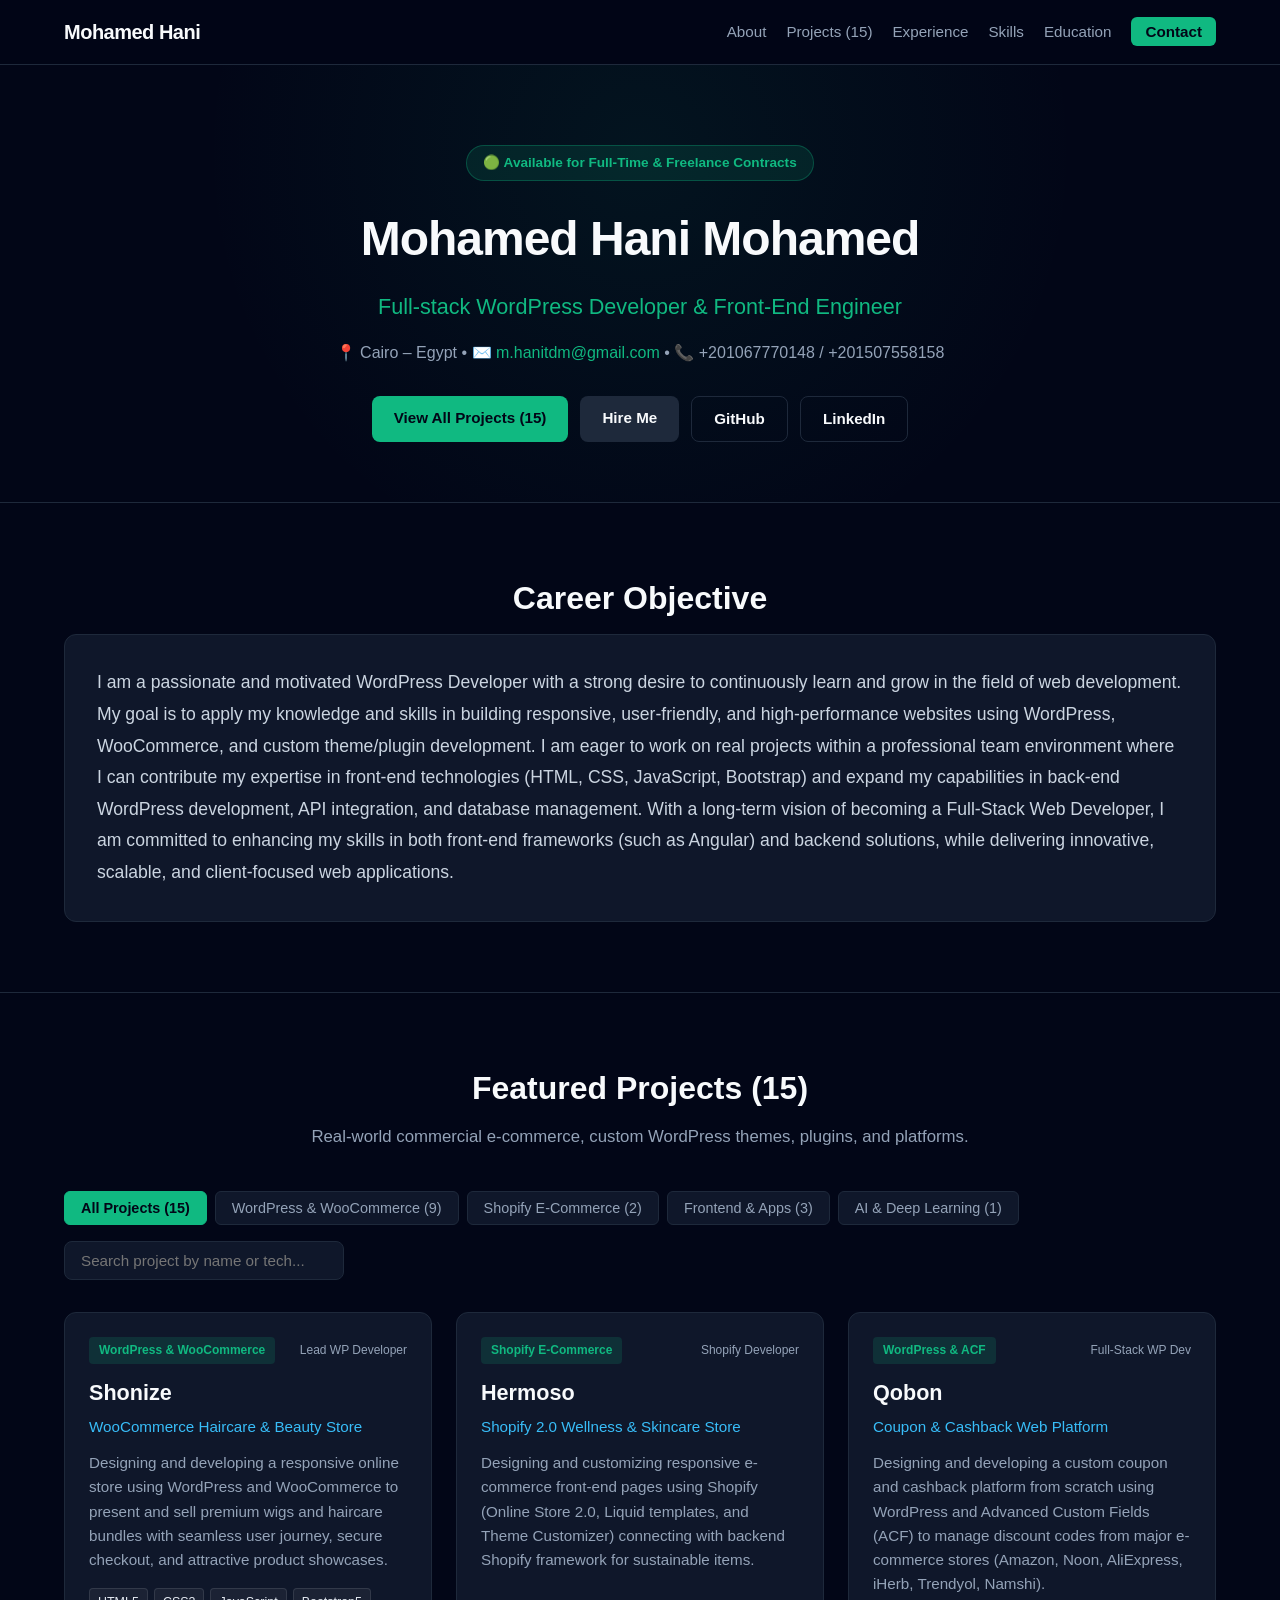
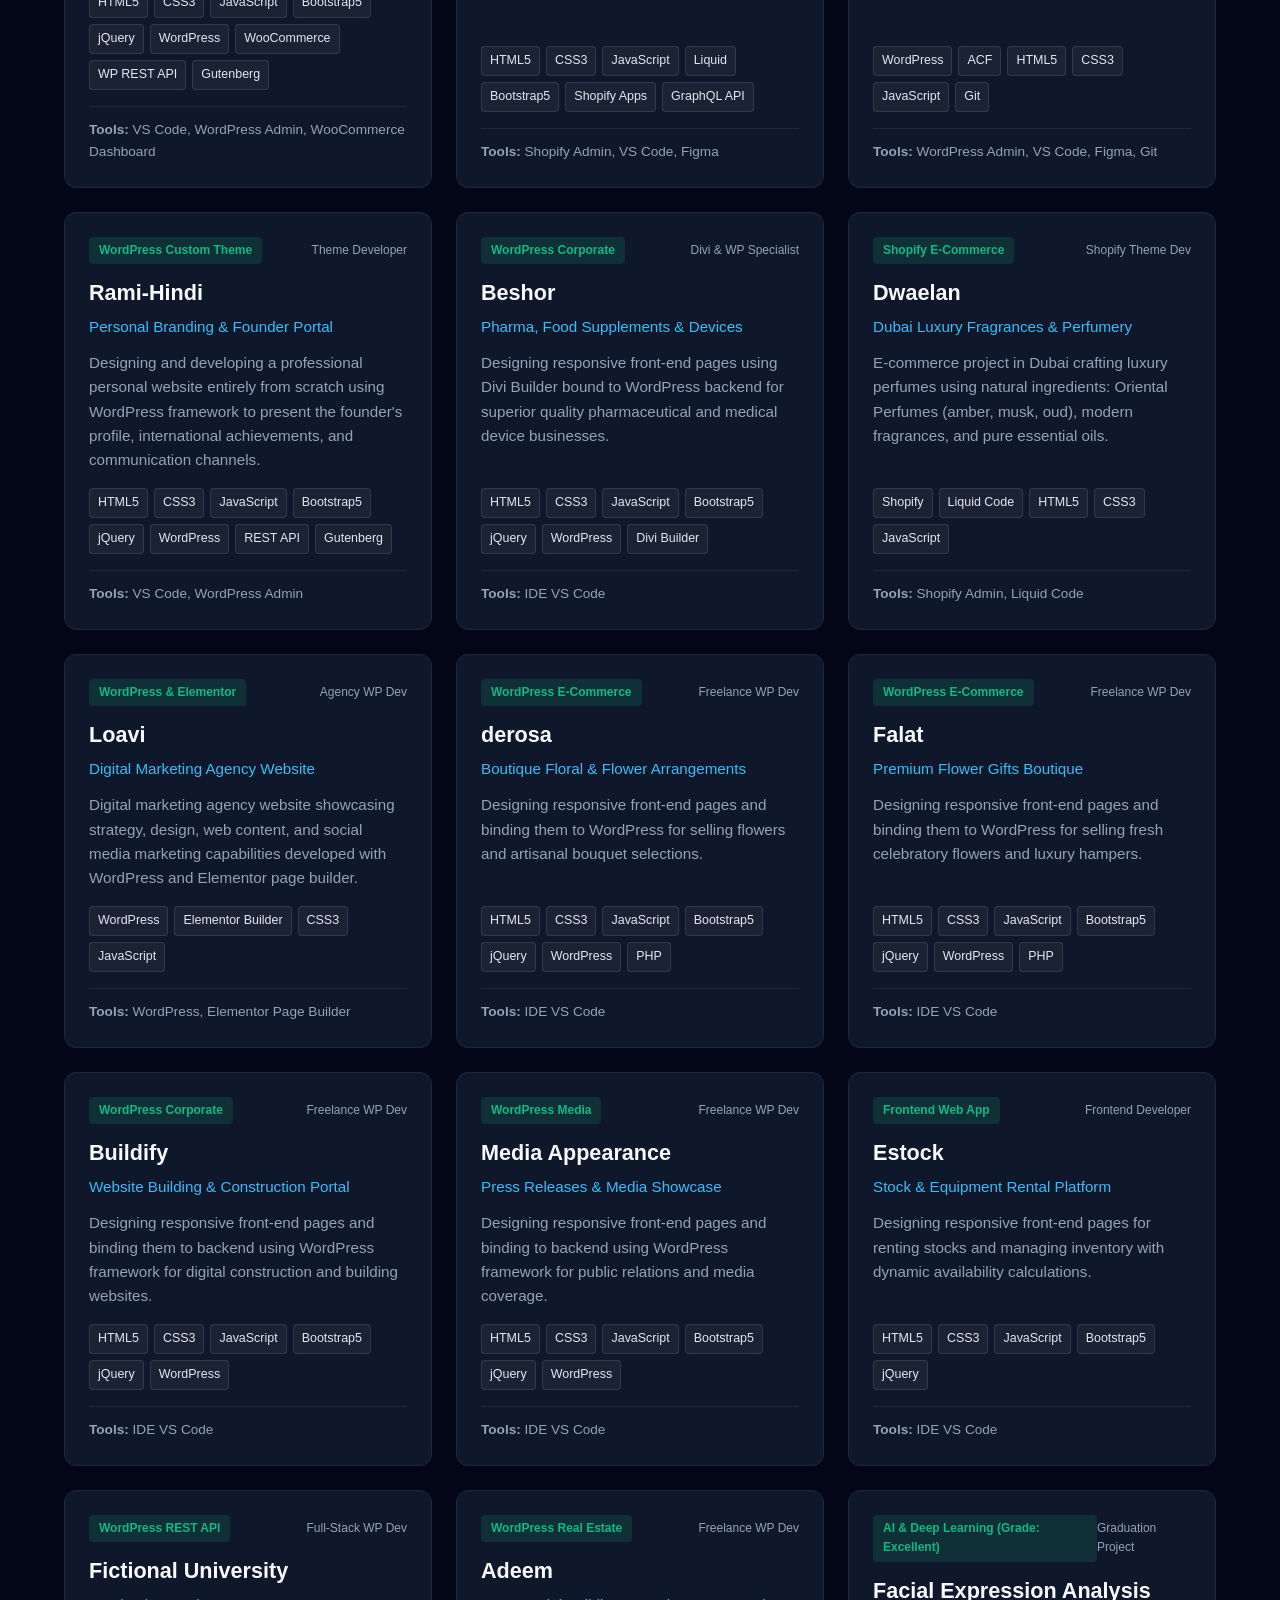
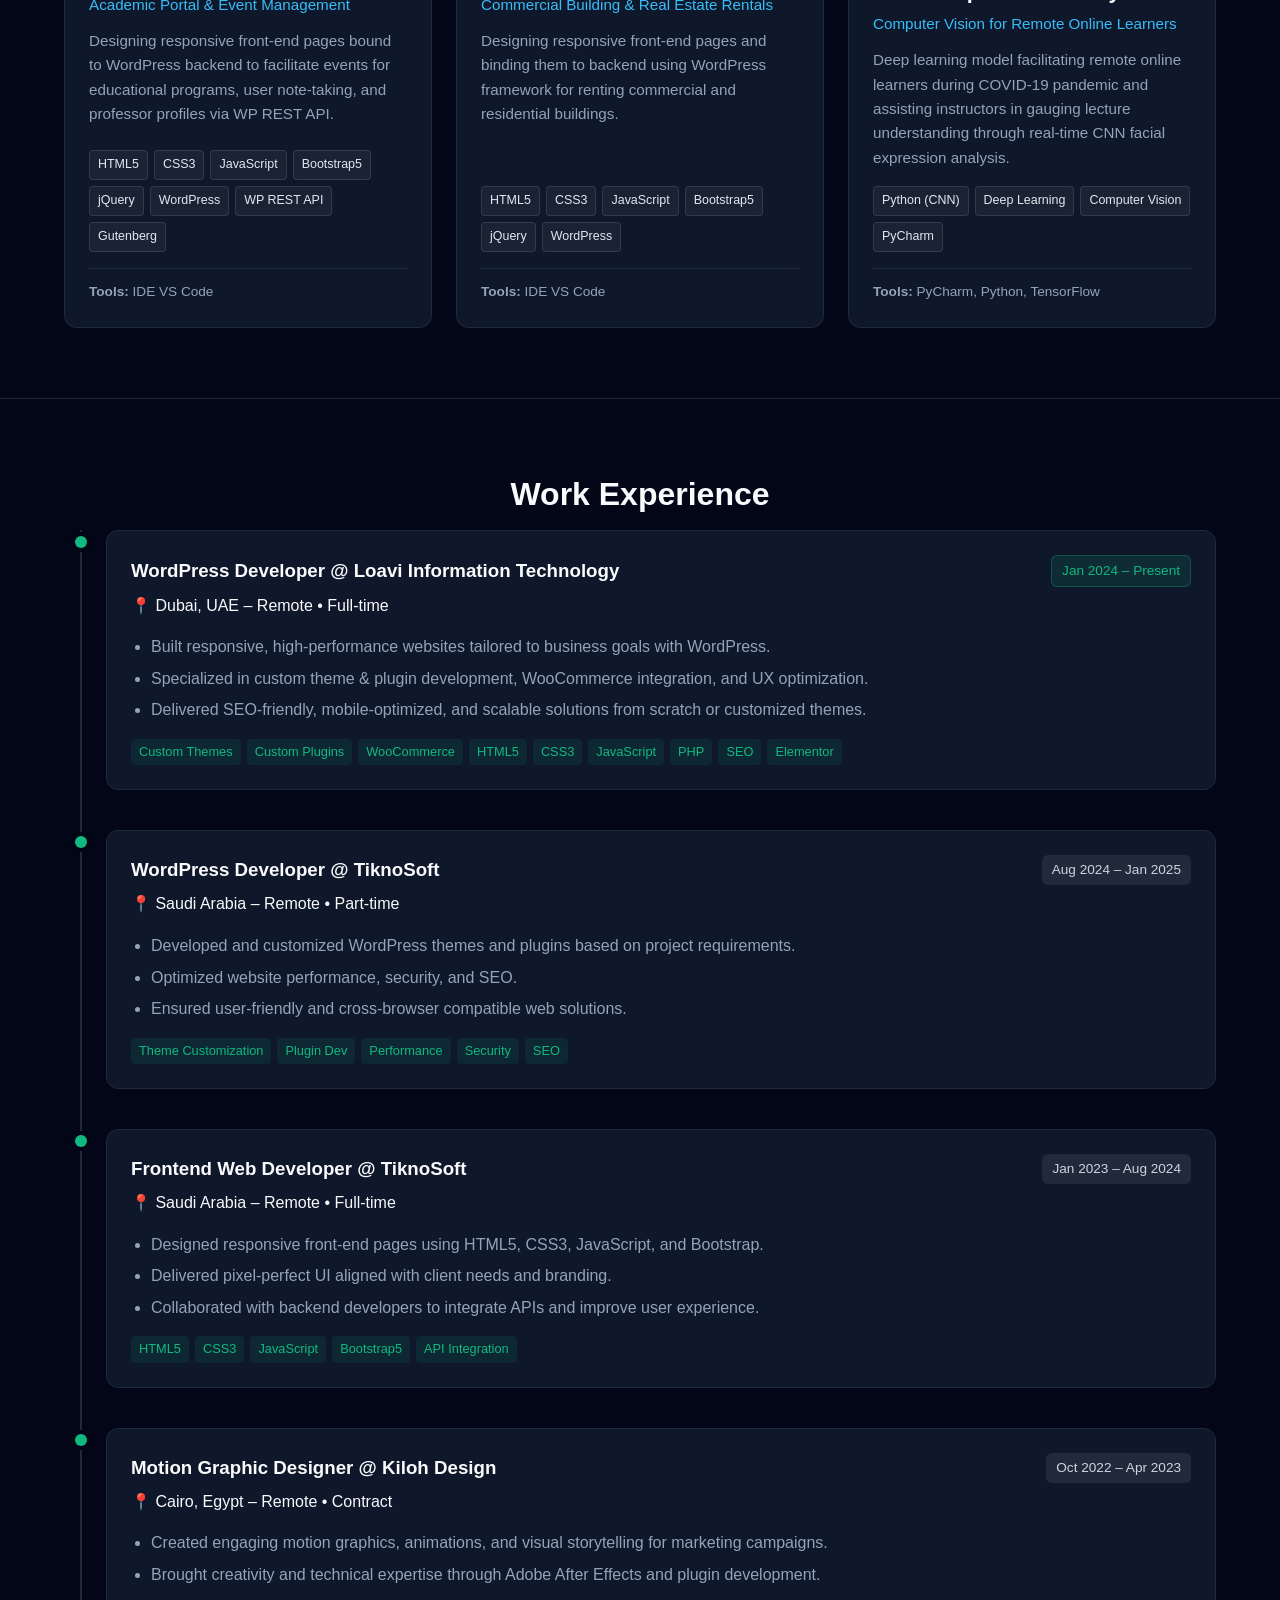
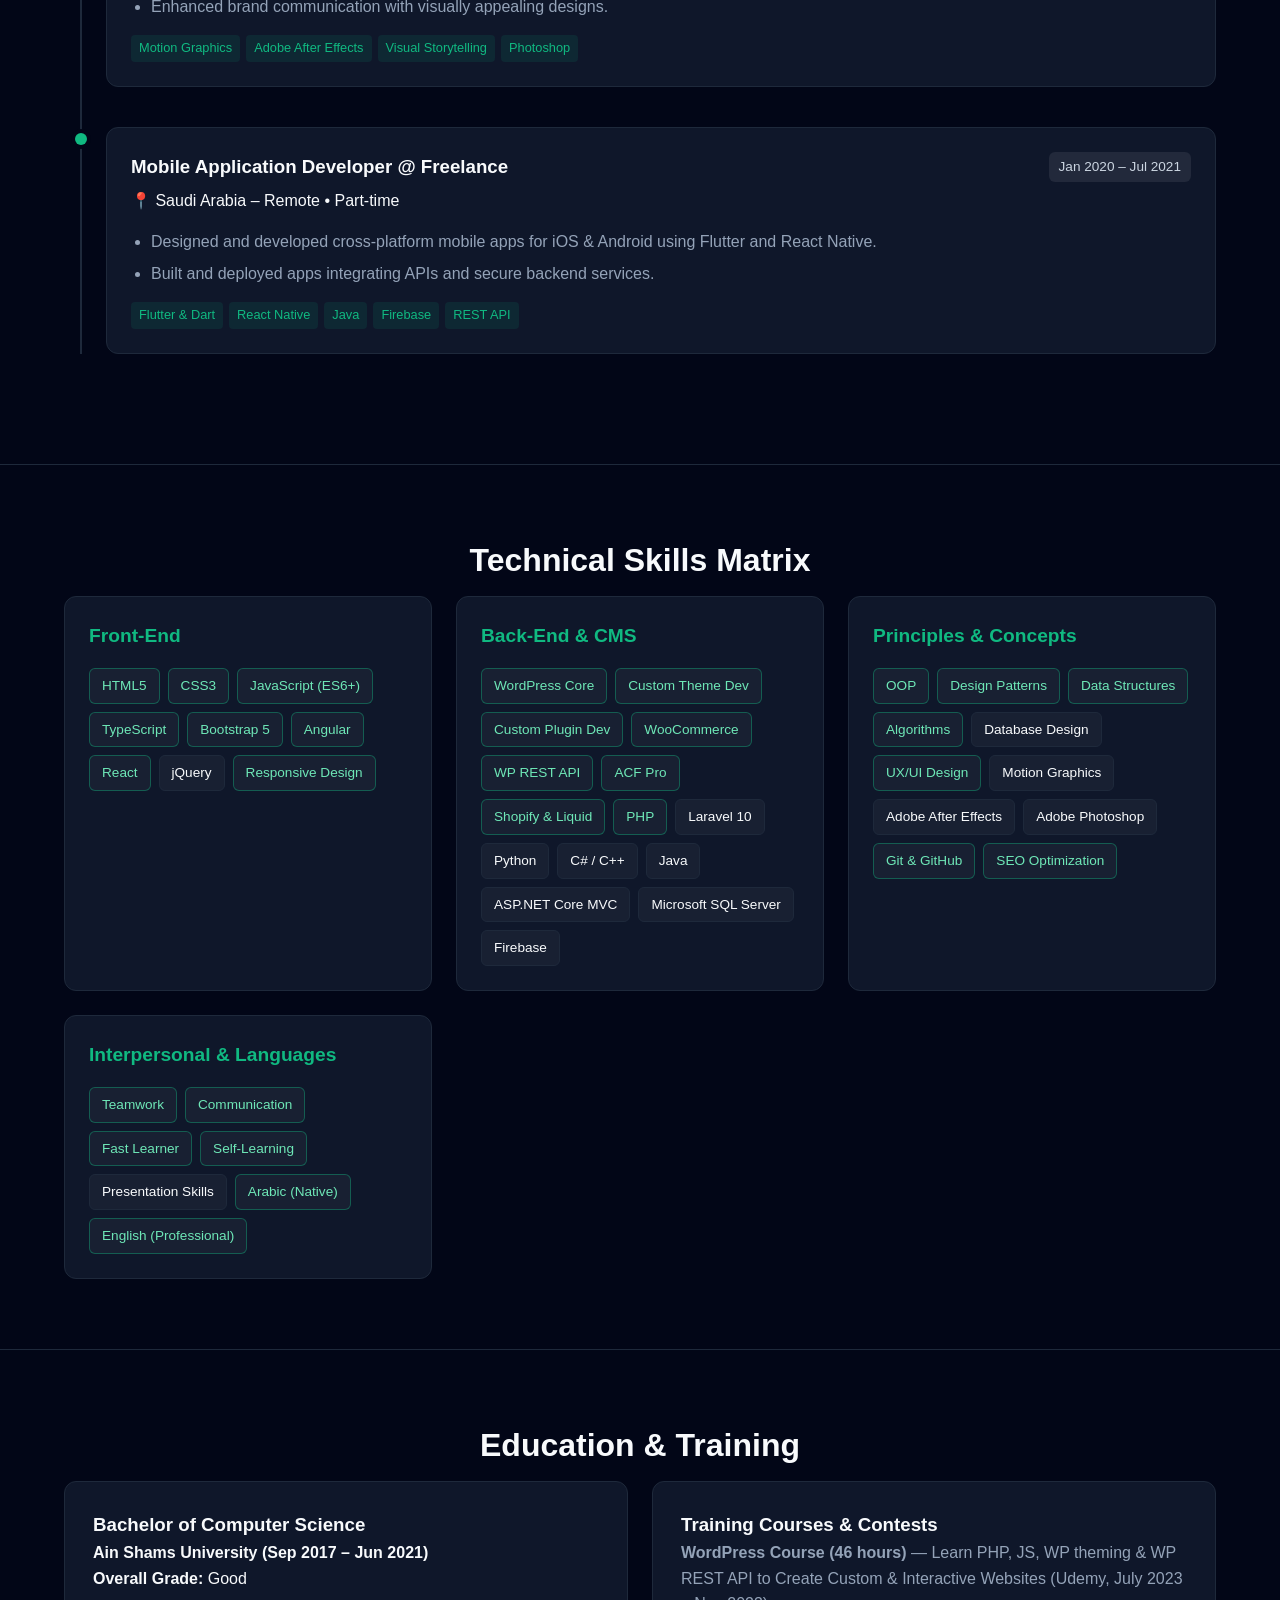
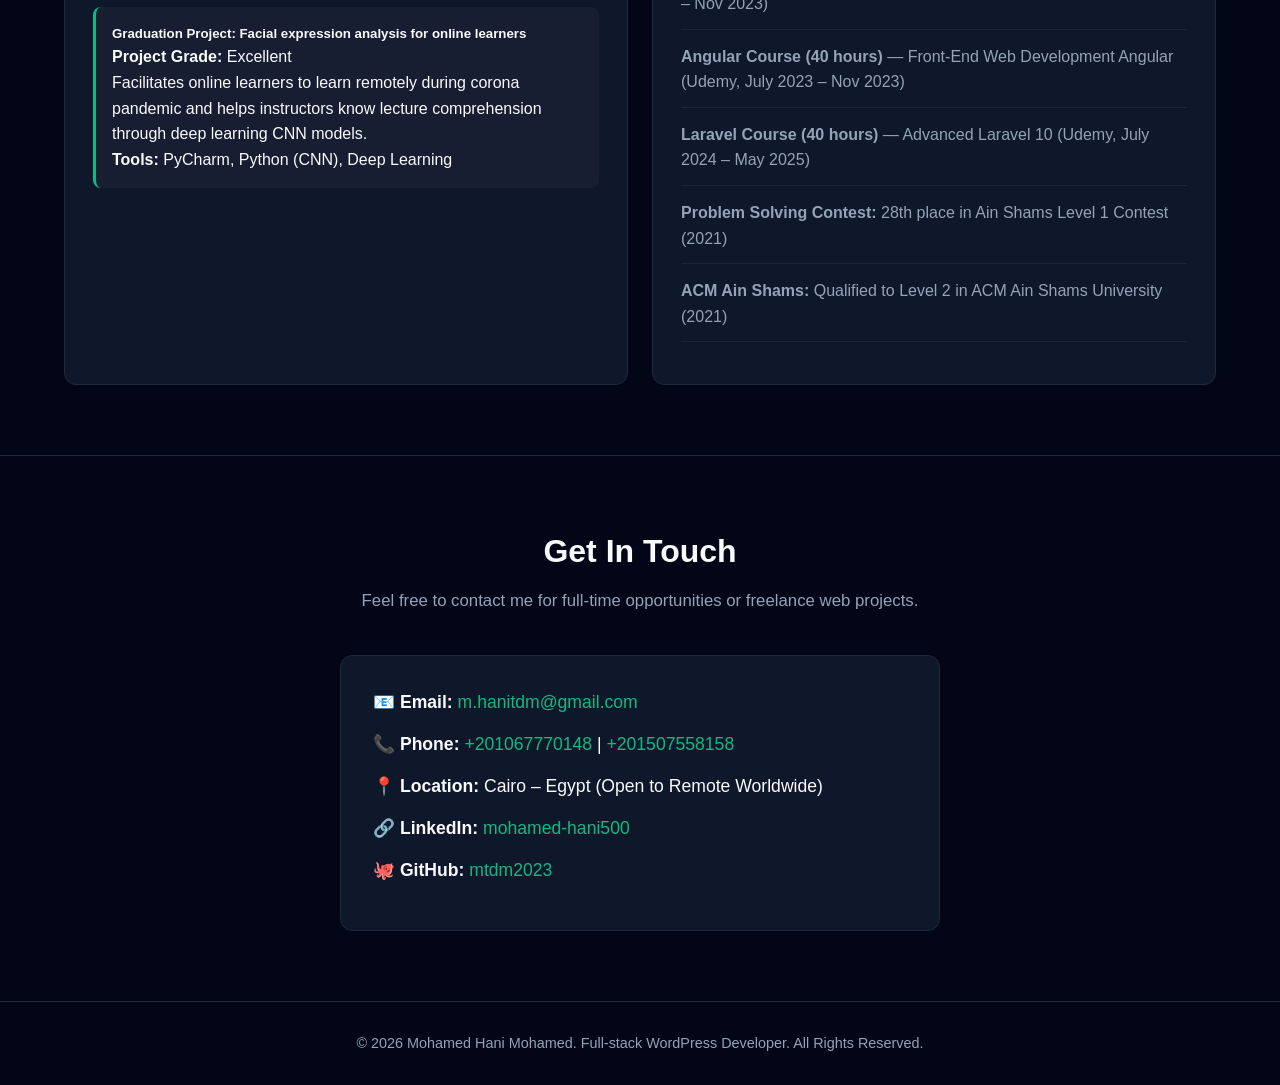
<file: public/portfolio.html>
<!DOCTYPE html>
<html lang="en">
<head>
  <meta charset="UTF-8">
  <meta name="viewport" content="width=device-width, initial-scale=1.0">
  <title>Mohamed Hani Mohamed | Full-stack WordPress Developer & Web Engineer</title>
  <meta name="description" content="Portfolio of Mohamed Hani Mohamed - Full-stack WordPress Developer and Web Engineer showcasing projects, experience, education, and technical skills.">
  <link rel="stylesheet" href="style.css">
</head>
<body>

  <!-- Header & Navigation -->
  <header class="header">
    <nav class="nav-container">
      <a href="#hero" class="logo">Mohamed Hani</a>
      <ul class="nav-links">
        <li><a href="#about">About</a></li>
        <li><a href="#projects">Projects (15)</a></li>
        <li><a href="#experience">Experience</a></li>
        <li><a href="#skills">Skills</a></li>
        <li><a href="#education">Education</a></li>
        <li><a href="#contact" class="btn-primary-sm">Contact</a></li>
      </ul>
    </nav>
  </header>

  <!-- Hero Section -->
  <section id="hero" class="hero-section">
    <div class="container hero-content">
      <div class="badge-status">🟢 Available for Full-Time & Freelance Contracts</div>
      <h1 class="hero-name">Mohamed Hani Mohamed</h1>
      <h2 class="hero-title">Full-stack WordPress Developer & Front-End Engineer</h2>
      <p class="hero-location">📍 Cairo – Egypt • ✉️ <a href="mailto:m.hanitdm@gmail.com">m.hanitdm@gmail.com</a> • 📞 +201067770148 / +201507558158</p>
      <div class="hero-actions">
        <a href="#projects" class="btn-primary">View All Projects (15)</a>
        <a href="#contact" class="btn-secondary">Hire Me</a>
        <a href="https://github.com/mtdm2023" target="_blank" class="btn-outline">GitHub</a>
        <a href="http://www.linkedin.com/in/mohamed-hani500" target="_blank" class="btn-outline">LinkedIn</a>
      </div>
    </div>
  </section>

  <!-- Career Objective -->
  <section id="about" class="about-section">
    <div class="container">
      <h2 class="section-title">Career Objective</h2>
      <div class="objective-box">
        <p>I am a passionate and motivated WordPress Developer with a strong desire to continuously learn and grow in the field of web development. My goal is to apply my knowledge and skills in building responsive, user-friendly, and high-performance websites using WordPress, WooCommerce, and custom theme/plugin development. I am eager to work on real projects within a professional team environment where I can contribute my expertise in front-end technologies (HTML, CSS, JavaScript, Bootstrap) and expand my capabilities in back-end WordPress development, API integration, and database management. With a long-term vision of becoming a Full-Stack Web Developer, I am committed to enhancing my skills in both front-end frameworks (such as Angular) and backend solutions, while delivering innovative, scalable, and client-focused web applications.</p>
      </div>
    </div>
  </section>

  <!-- Projects Showcase -->
  <section id="projects" class="projects-section">
    <div class="container">
      <h2 class="section-title">Featured Projects (15)</h2>
      <p class="section-subtitle">Real-world commercial e-commerce, custom WordPress themes, plugins, and platforms.</p>
      
      <!-- Filter Bar -->
      <div class="filter-controls">
        <div class="filter-buttons">
          <button class="filter-btn active" data-filter="all">All Projects (15)</button>
          <button class="filter-btn" data-filter="wordpress">WordPress & WooCommerce (9)</button>
          <button class="filter-btn" data-filter="shopify">Shopify E-Commerce (2)</button>
          <button class="filter-btn" data-filter="frontend">Frontend & Apps (3)</button>
          <button class="filter-btn" data-filter="ai">AI & Deep Learning (1)</button>
        </div>
        <input type="text" id="projectSearch" class="search-input" placeholder="Search project by name or tech...">
      </div>

      <div class="projects-grid" id="projectsGrid">
        <!-- 1. Shonize -->
        <div class="project-card" data-category="wordpress" data-title="shonize">
          <div class="project-header">
            <span class="badge">WordPress & WooCommerce</span>
            <span class="role-tag">Lead WP Developer</span>
          </div>
          <h3 class="project-title">Shonize</h3>
          <h4 class="project-sub">WooCommerce Haircare & Beauty Store</h4>
          <p class="project-desc">Designing and developing a responsive online store using WordPress and WooCommerce to present and sell premium wigs and haircare bundles with seamless user journey, secure checkout, and attractive product showcases.</p>
          <div class="tags-container">
            <span class="tech-tag">HTML5</span><span class="tech-tag">CSS3</span><span class="tech-tag">JavaScript</span><span class="tech-tag">Bootstrap5</span><span class="tech-tag">jQuery</span><span class="tech-tag">WordPress</span><span class="tech-tag">WooCommerce</span><span class="tech-tag">WP REST API</span><span class="tech-tag">Gutenberg</span>
          </div>
          <div class="project-footer">
            <span class="tools-label"><strong>Tools:</strong> VS Code, WordPress Admin, WooCommerce Dashboard</span>
          </div>
        </div>

        <!-- 2. Hermoso -->
        <div class="project-card" data-category="shopify" data-title="hermoso">
          <div class="project-header">
            <span class="badge">Shopify E-Commerce</span>
            <span class="role-tag">Shopify Developer</span>
          </div>
          <h3 class="project-title">Hermoso</h3>
          <h4 class="project-sub">Shopify 2.0 Wellness & Skincare Store</h4>
          <p class="project-desc">Designing and customizing responsive e-commerce front-end pages using Shopify (Online Store 2.0, Liquid templates, and Theme Customizer) connecting with backend Shopify framework for sustainable items.</p>
          <div class="tags-container">
            <span class="tech-tag">HTML5</span><span class="tech-tag">CSS3</span><span class="tech-tag">JavaScript</span><span class="tech-tag">Liquid</span><span class="tech-tag">Bootstrap5</span><span class="tech-tag">Shopify Apps</span><span class="tech-tag">GraphQL API</span>
          </div>
          <div class="project-footer">
            <span class="tools-label"><strong>Tools:</strong> Shopify Admin, VS Code, Figma</span>
          </div>
        </div>

        <!-- 3. Qobon -->
        <div class="project-card" data-category="wordpress" data-title="qobon">
          <div class="project-header">
            <span class="badge">WordPress & ACF</span>
            <span class="role-tag">Full-Stack WP Dev</span>
          </div>
          <h3 class="project-title">Qobon</h3>
          <h4 class="project-sub">Coupon & Cashback Web Platform</h4>
          <p class="project-desc">Designing and developing a custom coupon and cashback platform from scratch using WordPress and Advanced Custom Fields (ACF) to manage discount codes from major e-commerce stores (Amazon, Noon, AliExpress, iHerb, Trendyol, Namshi).</p>
          <div class="tags-container">
            <span class="tech-tag">WordPress</span><span class="tech-tag">ACF</span><span class="tech-tag">HTML5</span><span class="tech-tag">CSS3</span><span class="tech-tag">JavaScript</span><span class="tech-tag">Git</span>
          </div>
          <div class="project-footer">
            <span class="tools-label"><strong>Tools:</strong> WordPress Admin, VS Code, Figma, Git</span>
          </div>
        </div>

        <!-- 4. Rami-Hindi -->
        <div class="project-card" data-category="wordpress" data-title="rami-hindi">
          <div class="project-header">
            <span class="badge">WordPress Custom Theme</span>
            <span class="role-tag">Theme Developer</span>
          </div>
          <h3 class="project-title">Rami-Hindi</h3>
          <h4 class="project-sub">Personal Branding & Founder Portal</h4>
          <p class="project-desc">Designing and developing a professional personal website entirely from scratch using WordPress framework to present the founder's profile, international achievements, and communication channels.</p>
          <div class="tags-container">
            <span class="tech-tag">HTML5</span><span class="tech-tag">CSS3</span><span class="tech-tag">JavaScript</span><span class="tech-tag">Bootstrap5</span><span class="tech-tag">jQuery</span><span class="tech-tag">WordPress</span><span class="tech-tag">REST API</span><span class="tech-tag">Gutenberg</span>
          </div>
          <div class="project-footer">
            <span class="tools-label"><strong>Tools:</strong> VS Code, WordPress Admin</span>
          </div>
        </div>

        <!-- 5. Beshor -->
        <div class="project-card" data-category="wordpress" data-title="beshor">
          <div class="project-header">
            <span class="badge">WordPress Corporate</span>
            <span class="role-tag">Divi & WP Specialist</span>
          </div>
          <h3 class="project-title">Beshor</h3>
          <h4 class="project-sub">Pharma, Food Supplements & Devices</h4>
          <p class="project-desc">Designing responsive front-end pages using Divi Builder bound to WordPress backend for superior quality pharmaceutical and medical device businesses.</p>
          <div class="tags-container">
            <span class="tech-tag">HTML5</span><span class="tech-tag">CSS3</span><span class="tech-tag">JavaScript</span><span class="tech-tag">Bootstrap5</span><span class="tech-tag">jQuery</span><span class="tech-tag">WordPress</span><span class="tech-tag">Divi Builder</span>
          </div>
          <div class="project-footer">
            <span class="tools-label"><strong>Tools:</strong> IDE VS Code</span>
          </div>
        </div>

        <!-- 6. Dwaelan -->
        <div class="project-card" data-category="shopify" data-title="dwaelan">
          <div class="project-header">
            <span class="badge">Shopify E-Commerce</span>
            <span class="role-tag">Shopify Theme Dev</span>
          </div>
          <h3 class="project-title">Dwaelan</h3>
          <h4 class="project-sub">Dubai Luxury Fragrances & Perfumery</h4>
          <p class="project-desc">E-commerce project in Dubai crafting luxury perfumes using natural ingredients: Oriental Perfumes (amber, musk, oud), modern fragrances, and pure essential oils.</p>
          <div class="tags-container">
            <span class="tech-tag">Shopify</span><span class="tech-tag">Liquid Code</span><span class="tech-tag">HTML5</span><span class="tech-tag">CSS3</span><span class="tech-tag">JavaScript</span>
          </div>
          <div class="project-footer">
            <span class="tools-label"><strong>Tools:</strong> Shopify Admin, Liquid Code</span>
          </div>
        </div>

        <!-- 7. Loavi / Lovai -->
        <div class="project-card" data-category="wordpress" data-title="loavi">
          <div class="project-header">
            <span class="badge">WordPress & Elementor</span>
            <span class="role-tag">Agency WP Dev</span>
          </div>
          <h3 class="project-title">Loavi</h3>
          <h4 class="project-sub">Digital Marketing Agency Website</h4>
          <p class="project-desc">Digital marketing agency website showcasing strategy, design, web content, and social media marketing capabilities developed with WordPress and Elementor page builder.</p>
          <div class="tags-container">
            <span class="tech-tag">WordPress</span><span class="tech-tag">Elementor Builder</span><span class="tech-tag">CSS3</span><span class="tech-tag">JavaScript</span>
          </div>
          <div class="project-footer">
            <span class="tools-label"><strong>Tools:</strong> WordPress, Elementor Page Builder</span>
          </div>
        </div>

        <!-- 8. derosa -->
        <div class="project-card" data-category="wordpress" data-title="derosa">
          <div class="project-header">
            <span class="badge">WordPress E-Commerce</span>
            <span class="role-tag">Freelance WP Dev</span>
          </div>
          <h3 class="project-title">derosa</h3>
          <h4 class="project-sub">Boutique Floral & Flower Arrangements</h4>
          <p class="project-desc">Designing responsive front-end pages and binding them to WordPress for selling flowers and artisanal bouquet selections.</p>
          <div class="tags-container">
            <span class="tech-tag">HTML5</span><span class="tech-tag">CSS3</span><span class="tech-tag">JavaScript</span><span class="tech-tag">Bootstrap5</span><span class="tech-tag">jQuery</span><span class="tech-tag">WordPress</span><span class="tech-tag">PHP</span>
          </div>
          <div class="project-footer">
            <span class="tools-label"><strong>Tools:</strong> IDE VS Code</span>
          </div>
        </div>

        <!-- 9. Falat -->
        <div class="project-card" data-category="wordpress" data-title="falat">
          <div class="project-header">
            <span class="badge">WordPress E-Commerce</span>
            <span class="role-tag">Freelance WP Dev</span>
          </div>
          <h3 class="project-title">Falat</h3>
          <h4 class="project-sub">Premium Flower Gifts Boutique</h4>
          <p class="project-desc">Designing responsive front-end pages and binding them to WordPress for selling fresh celebratory flowers and luxury hampers.</p>
          <div class="tags-container">
            <span class="tech-tag">HTML5</span><span class="tech-tag">CSS3</span><span class="tech-tag">JavaScript</span><span class="tech-tag">Bootstrap5</span><span class="tech-tag">jQuery</span><span class="tech-tag">WordPress</span><span class="tech-tag">PHP</span>
          </div>
          <div class="project-footer">
            <span class="tools-label"><strong>Tools:</strong> IDE VS Code</span>
          </div>
        </div>

        <!-- 10. Buildify -->
        <div class="project-card" data-category="wordpress" data-title="buildify">
          <div class="project-header">
            <span class="badge">WordPress Corporate</span>
            <span class="role-tag">Freelance WP Dev</span>
          </div>
          <h3 class="project-title">Buildify</h3>
          <h4 class="project-sub">Website Building & Construction Portal</h4>
          <p class="project-desc">Designing responsive front-end pages and binding them to backend using WordPress framework for digital construction and building websites.</p>
          <div class="tags-container">
            <span class="tech-tag">HTML5</span><span class="tech-tag">CSS3</span><span class="tech-tag">JavaScript</span><span class="tech-tag">Bootstrap5</span><span class="tech-tag">jQuery</span><span class="tech-tag">WordPress</span>
          </div>
          <div class="project-footer">
            <span class="tools-label"><strong>Tools:</strong> IDE VS Code</span>
          </div>
        </div>

        <!-- 11. Media Appearance -->
        <div class="project-card" data-category="wordpress" data-title="media appearance">
          <div class="project-header">
            <span class="badge">WordPress Media</span>
            <span class="role-tag">Freelance WP Dev</span>
          </div>
          <h3 class="project-title">Media Appearance</h3>
          <h4 class="project-sub">Press Releases & Media Showcase</h4>
          <p class="project-desc">Designing responsive front-end pages and binding to backend using WordPress framework for public relations and media coverage.</p>
          <div class="tags-container">
            <span class="tech-tag">HTML5</span><span class="tech-tag">CSS3</span><span class="tech-tag">JavaScript</span><span class="tech-tag">Bootstrap5</span><span class="tech-tag">jQuery</span><span class="tech-tag">WordPress</span>
          </div>
          <div class="project-footer">
            <span class="tools-label"><strong>Tools:</strong> IDE VS Code</span>
          </div>
        </div>

        <!-- 12. Estock -->
        <div class="project-card" data-category="frontend" data-title="estock">
          <div class="project-header">
            <span class="badge">Frontend Web App</span>
            <span class="role-tag">Frontend Developer</span>
          </div>
          <h3 class="project-title">Estock</h3>
          <h4 class="project-sub">Stock & Equipment Rental Platform</h4>
          <p class="project-desc">Designing responsive front-end pages for renting stocks and managing inventory with dynamic availability calculations.</p>
          <div class="tags-container">
            <span class="tech-tag">HTML5</span><span class="tech-tag">CSS3</span><span class="tech-tag">JavaScript</span><span class="tech-tag">Bootstrap5</span><span class="tech-tag">jQuery</span>
          </div>
          <div class="project-footer">
            <span class="tools-label"><strong>Tools:</strong> IDE VS Code</span>
          </div>
        </div>

        <!-- 13. Fictional University -->
        <div class="project-card" data-category="wordpress" data-title="fictional university">
          <div class="project-header">
            <span class="badge">WordPress REST API</span>
            <span class="role-tag">Full-Stack WP Dev</span>
          </div>
          <h3 class="project-title">Fictional University</h3>
          <h4 class="project-sub">Academic Portal & Event Management</h4>
          <p class="project-desc">Designing responsive front-end pages bound to WordPress backend to facilitate events for educational programs, user note-taking, and professor profiles via WP REST API.</p>
          <div class="tags-container">
            <span class="tech-tag">HTML5</span><span class="tech-tag">CSS3</span><span class="tech-tag">JavaScript</span><span class="tech-tag">Bootstrap5</span><span class="tech-tag">jQuery</span><span class="tech-tag">WordPress</span><span class="tech-tag">WP REST API</span><span class="tech-tag">Gutenberg</span>
          </div>
          <div class="project-footer">
            <span class="tools-label"><strong>Tools:</strong> IDE VS Code</span>
          </div>
        </div>

        <!-- 14. Adeem -->
        <div class="project-card" data-category="wordpress" data-title="adeem">
          <div class="project-header">
            <span class="badge">WordPress Real Estate</span>
            <span class="role-tag">Freelance WP Dev</span>
          </div>
          <h3 class="project-title">Adeem</h3>
          <h4 class="project-sub">Commercial Building & Real Estate Rentals</h4>
          <p class="project-desc">Designing responsive front-end pages and binding them to backend using WordPress framework for renting commercial and residential buildings.</p>
          <div class="tags-container">
            <span class="tech-tag">HTML5</span><span class="tech-tag">CSS3</span><span class="tech-tag">JavaScript</span><span class="tech-tag">Bootstrap5</span><span class="tech-tag">jQuery</span><span class="tech-tag">WordPress</span>
          </div>
          <div class="project-footer">
            <span class="tools-label"><strong>Tools:</strong> IDE VS Code</span>
          </div>
        </div>

        <!-- 15. Facial Expression Analysis -->
        <div class="project-card" data-category="ai" data-title="facial expression analysis">
          <div class="project-header">
            <span class="badge">AI & Deep Learning (Grade: Excellent)</span>
            <span class="role-tag">Graduation Project</span>
          </div>
          <h3 class="project-title">Facial Expression Analysis</h3>
          <h4 class="project-sub">Computer Vision for Remote Online Learners</h4>
          <p class="project-desc">Deep learning model facilitating remote online learners during COVID-19 pandemic and assisting instructors in gauging lecture understanding through real-time CNN facial expression analysis.</p>
          <div class="tags-container">
            <span class="tech-tag">Python (CNN)</span><span class="tech-tag">Deep Learning</span><span class="tech-tag">Computer Vision</span><span class="tech-tag">PyCharm</span>
          </div>
          <div class="project-footer">
            <span class="tools-label"><strong>Tools:</strong> PyCharm, Python, TensorFlow</span>
          </div>
        </div>

      </div>
    </div>
  </section>

  <!-- Experience Section -->
  <section id="experience" class="experience-section">
    <div class="container">
      <h2 class="section-title">Work Experience</h2>
      <div class="timeline">
        
        <div class="timeline-item">
          <div class="timeline-marker"></div>
          <div class="timeline-content">
            <div class="exp-header">
              <h3>WordPress Developer <span class="company">@ Loavi Information Technology</span></h3>
              <span class="period-badge current">Jan 2024 – Present</span>
            </div>
            <p class="location-tag">📍 Dubai, UAE – Remote • Full-time</p>
            <ul class="bullet-list">
              <li>Built responsive, high-performance websites tailored to business goals with WordPress.</li>
              <li>Specialized in custom theme & plugin development, WooCommerce integration, and UX optimization.</li>
              <li>Delivered SEO-friendly, mobile-optimized, and scalable solutions from scratch or customized themes.</li>
            </ul>
            <div class="skill-tags">
              <span class="skill-pill">Custom Themes</span><span class="skill-pill">Custom Plugins</span><span class="skill-pill">WooCommerce</span><span class="skill-pill">HTML5</span><span class="skill-pill">CSS3</span><span class="skill-pill">JavaScript</span><span class="skill-pill">PHP</span><span class="skill-pill">SEO</span><span class="skill-pill">Elementor</span>
            </div>
          </div>
        </div>

        <div class="timeline-item">
          <div class="timeline-marker"></div>
          <div class="timeline-content">
            <div class="exp-header">
              <h3>WordPress Developer <span class="company">@ TiknoSoft</span></h3>
              <span class="period-badge">Aug 2024 – Jan 2025</span>
            </div>
            <p class="location-tag">📍 Saudi Arabia – Remote • Part-time</p>
            <ul class="bullet-list">
              <li>Developed and customized WordPress themes and plugins based on project requirements.</li>
              <li>Optimized website performance, security, and SEO.</li>
              <li>Ensured user-friendly and cross-browser compatible web solutions.</li>
            </ul>
            <div class="skill-tags">
              <span class="skill-pill">Theme Customization</span><span class="skill-pill">Plugin Dev</span><span class="skill-pill">Performance</span><span class="skill-pill">Security</span><span class="skill-pill">SEO</span>
            </div>
          </div>
        </div>

        <div class="timeline-item">
          <div class="timeline-marker"></div>
          <div class="timeline-content">
            <div class="exp-header">
              <h3>Frontend Web Developer <span class="company">@ TiknoSoft</span></h3>
              <span class="period-badge">Jan 2023 – Aug 2024</span>
            </div>
            <p class="location-tag">📍 Saudi Arabia – Remote • Full-time</p>
            <ul class="bullet-list">
              <li>Designed responsive front-end pages using HTML5, CSS3, JavaScript, and Bootstrap.</li>
              <li>Delivered pixel-perfect UI aligned with client needs and branding.</li>
              <li>Collaborated with backend developers to integrate APIs and improve user experience.</li>
            </ul>
            <div class="skill-tags">
              <span class="skill-pill">HTML5</span><span class="skill-pill">CSS3</span><span class="skill-pill">JavaScript</span><span class="skill-pill">Bootstrap5</span><span class="skill-pill">API Integration</span>
            </div>
          </div>
        </div>

        <div class="timeline-item">
          <div class="timeline-marker"></div>
          <div class="timeline-content">
            <div class="exp-header">
              <h3>Motion Graphic Designer <span class="company">@ Kiloh Design</span></h3>
              <span class="period-badge">Oct 2022 – Apr 2023</span>
            </div>
            <p class="location-tag">📍 Cairo, Egypt – Remote • Contract</p>
            <ul class="bullet-list">
              <li>Created engaging motion graphics, animations, and visual storytelling for marketing campaigns.</li>
              <li>Brought creativity and technical expertise through Adobe After Effects and plugin development.</li>
              <li>Enhanced brand communication with visually appealing designs.</li>
            </ul>
            <div class="skill-tags">
              <span class="skill-pill">Motion Graphics</span><span class="skill-pill">Adobe After Effects</span><span class="skill-pill">Visual Storytelling</span><span class="skill-pill">Photoshop</span>
            </div>
          </div>
        </div>

        <div class="timeline-item">
          <div class="timeline-marker"></div>
          <div class="timeline-content">
            <div class="exp-header">
              <h3>Mobile Application Developer <span class="company">@ Freelance</span></h3>
              <span class="period-badge">Jan 2020 – Jul 2021</span>
            </div>
            <p class="location-tag">📍 Saudi Arabia – Remote • Part-time</p>
            <ul class="bullet-list">
              <li>Designed and developed cross-platform mobile apps for iOS & Android using Flutter and React Native.</li>
              <li>Built and deployed apps integrating APIs and secure backend services.</li>
            </ul>
            <div class="skill-tags">
              <span class="skill-pill">Flutter & Dart</span><span class="skill-pill">React Native</span><span class="skill-pill">Java</span><span class="skill-pill">Firebase</span><span class="skill-pill">REST API</span>
            </div>
          </div>
        </div>

      </div>
    </div>
  </section>

  <!-- Skills Matrix -->
  <section id="skills" class="skills-section">
    <div class="container">
      <h2 class="section-title">Technical Skills Matrix</h2>
      <div class="skills-grid">
        <div class="skill-category-card">
          <h3>Front-End</h3>
          <div class="skill-pills-list">
            <span class="skill-item highlight">HTML5</span>
            <span class="skill-item highlight">CSS3</span>
            <span class="skill-item highlight">JavaScript (ES6+)</span>
            <span class="skill-item highlight">TypeScript</span>
            <span class="skill-item highlight">Bootstrap 5</span>
            <span class="skill-item highlight">Angular</span>
            <span class="skill-item highlight">React</span>
            <span class="skill-item">jQuery</span>
            <span class="skill-item highlight">Responsive Design</span>
          </div>
        </div>

        <div class="skill-category-card">
          <h3>Back-End & CMS</h3>
          <div class="skill-pills-list">
            <span class="skill-item highlight">WordPress Core</span>
            <span class="skill-item highlight">Custom Theme Dev</span>
            <span class="skill-item highlight">Custom Plugin Dev</span>
            <span class="skill-item highlight">WooCommerce</span>
            <span class="skill-item highlight">WP REST API</span>
            <span class="skill-item highlight">ACF Pro</span>
            <span class="skill-item highlight">Shopify & Liquid</span>
            <span class="skill-item highlight">PHP</span>
            <span class="skill-item">Laravel 10</span>
            <span class="skill-item">Python</span>
            <span class="skill-item">C# / C++</span>
            <span class="skill-item">Java</span>
            <span class="skill-item">ASP.NET Core MVC</span>
            <span class="skill-item">Microsoft SQL Server</span>
            <span class="skill-item">Firebase</span>
          </div>
        </div>

        <div class="skill-category-card">
          <h3>Principles & Concepts</h3>
          <div class="skill-pills-list">
            <span class="skill-item highlight">OOP</span>
            <span class="skill-item highlight">Design Patterns</span>
            <span class="skill-item highlight">Data Structures</span>
            <span class="skill-item highlight">Algorithms</span>
            <span class="skill-item">Database Design</span>
            <span class="skill-item highlight">UX/UI Design</span>
            <span class="skill-item">Motion Graphics</span>
            <span class="skill-item">Adobe After Effects</span>
            <span class="skill-item">Adobe Photoshop</span>
            <span class="skill-item highlight">Git & GitHub</span>
            <span class="skill-item highlight">SEO Optimization</span>
          </div>
        </div>

        <div class="skill-category-card">
          <h3>Interpersonal & Languages</h3>
          <div class="skill-pills-list">
            <span class="skill-item highlight">Teamwork</span>
            <span class="skill-item highlight">Communication</span>
            <span class="skill-item highlight">Fast Learner</span>
            <span class="skill-item highlight">Self-Learning</span>
            <span class="skill-item">Presentation Skills</span>
            <span class="skill-item highlight">Arabic (Native)</span>
            <span class="skill-item highlight">English (Professional)</span>
          </div>
        </div>
      </div>
    </div>
  </section>

  <!-- Education & Certifications -->
  <section id="education" class="education-section">
    <div class="container">
      <h2 class="section-title">Education & Training</h2>
      <div class="edu-grid">
        <div class="edu-card">
          <h3>Bachelor of Computer Science</h3>
          <h4>Ain Shams University (Sep 2017 – Jun 2021)</h4>
          <p><strong>Overall Grade:</strong> Good</p>
          <div class="grad-project">
            <h5>Graduation Project: Facial expression analysis for online learners</h5>
            <p><strong>Project Grade:</strong> Excellent</p>
            <p>Facilitates online learners to learn remotely during corona pandemic and helps instructors know lecture comprehension through deep learning CNN models.</p>
            <p><strong>Tools:</strong> PyCharm, Python (CNN), Deep Learning</p>
          </div>
        </div>

        <div class="cert-card">
          <h3>Training Courses & Contests</h3>
          <ul class="cert-list">
            <li><strong>WordPress Course (46 hours)</strong> — Learn PHP, JS, WP theming & WP REST API to Create Custom & Interactive Websites (Udemy, July 2023 – Nov 2023)</li>
            <li><strong>Angular Course (40 hours)</strong> — Front-End Web Development Angular (Udemy, July 2023 – Nov 2023)</li>
            <li><strong>Laravel Course (40 hours)</strong> — Advanced Laravel 10 (Udemy, July 2024 – May 2025)</li>
            <li><strong>Problem Solving Contest:</strong> 28th place in Ain Shams Level 1 Contest (2021)</li>
            <li><strong>ACM Ain Shams:</strong> Qualified to Level 2 in ACM Ain Shams University (2021)</li>
          </ul>
        </div>
      </div>
    </div>
  </section>

  <!-- Contact Section -->
  <section id="contact" class="contact-section">
    <div class="container">
      <h2 class="section-title">Get In Touch</h2>
      <p class="section-subtitle">Feel free to contact me for full-time opportunities or freelance web projects.</p>
      <div class="contact-card">
        <p>📧 <strong>Email:</strong> <a href="mailto:m.hanitdm@gmail.com">m.hanitdm@gmail.com</a></p>
        <p>📞 <strong>Phone:</strong> <a href="tel:+201067770148">+201067770148</a> | <a href="tel:+201507558158">+201507558158</a></p>
        <p>📍 <strong>Location:</strong> Cairo – Egypt (Open to Remote Worldwide)</p>
        <p>🔗 <strong>LinkedIn:</strong> <a href="http://www.linkedin.com/in/mohamed-hani500" target="_blank">mohamed-hani500</a></p>
        <p>🐙 <strong>GitHub:</strong> <a href="https://github.com/mtdm2023" target="_blank">mtdm2023</a></p>
      </div>
    </div>
  </section>

  <!-- Footer -->
  <footer class="footer">
    <div class="container">
      <p>© 2026 Mohamed Hani Mohamed. Full-stack WordPress Developer. All Rights Reserved.</p>
    </div>
  </footer>

  <script src="script.js"></script>
</body>
</html>
</file>
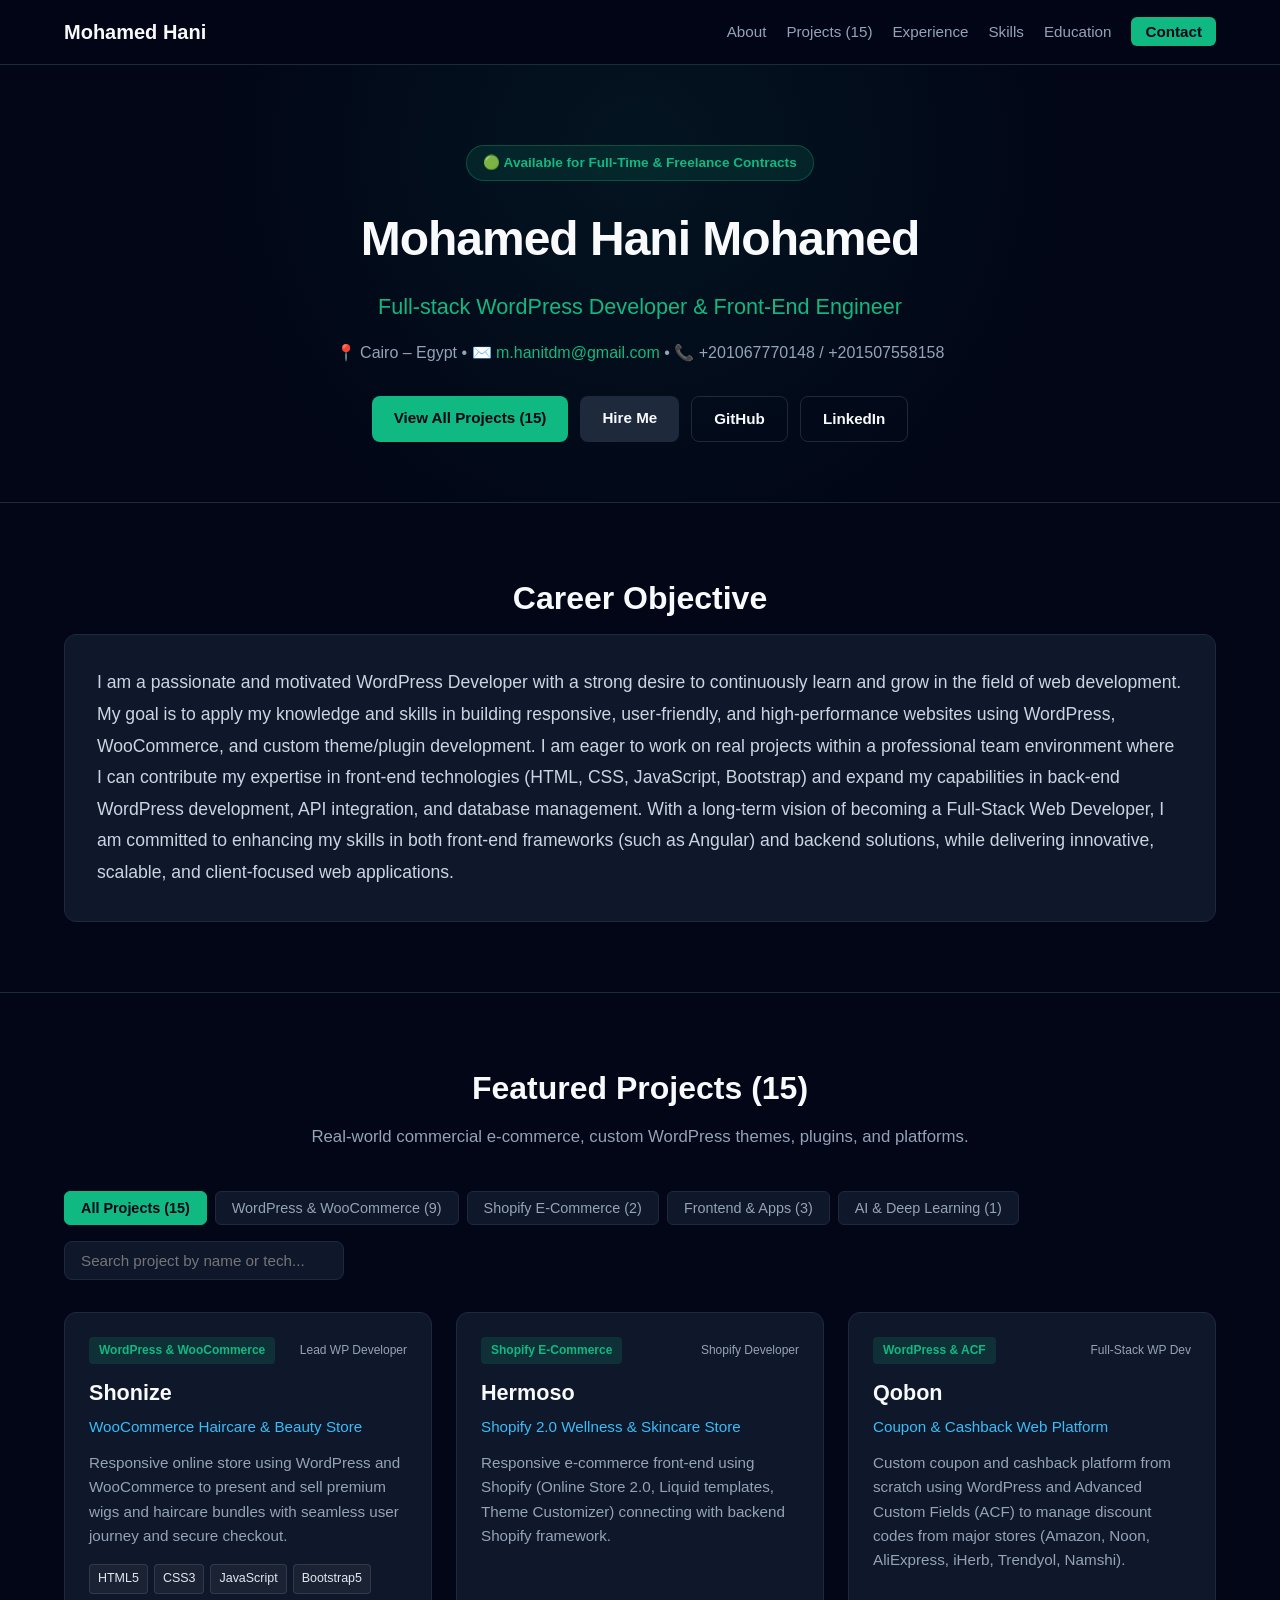
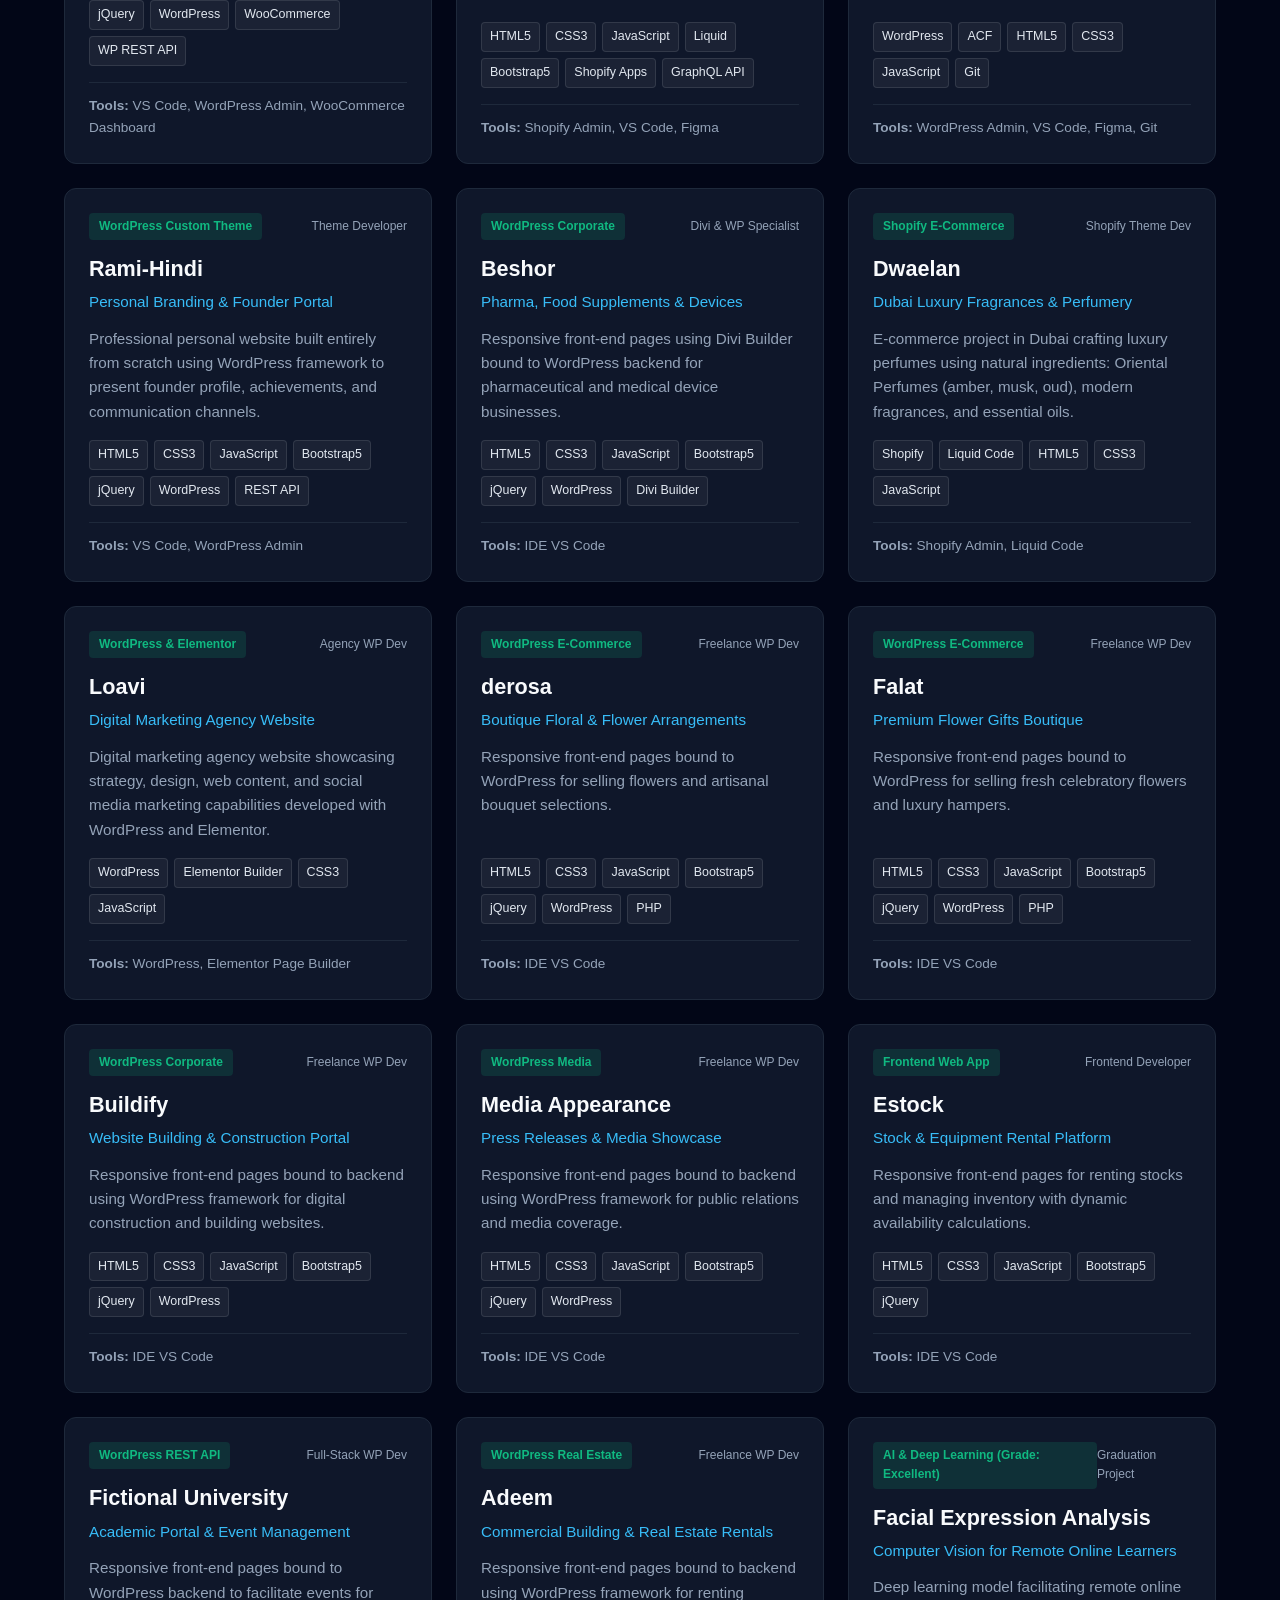
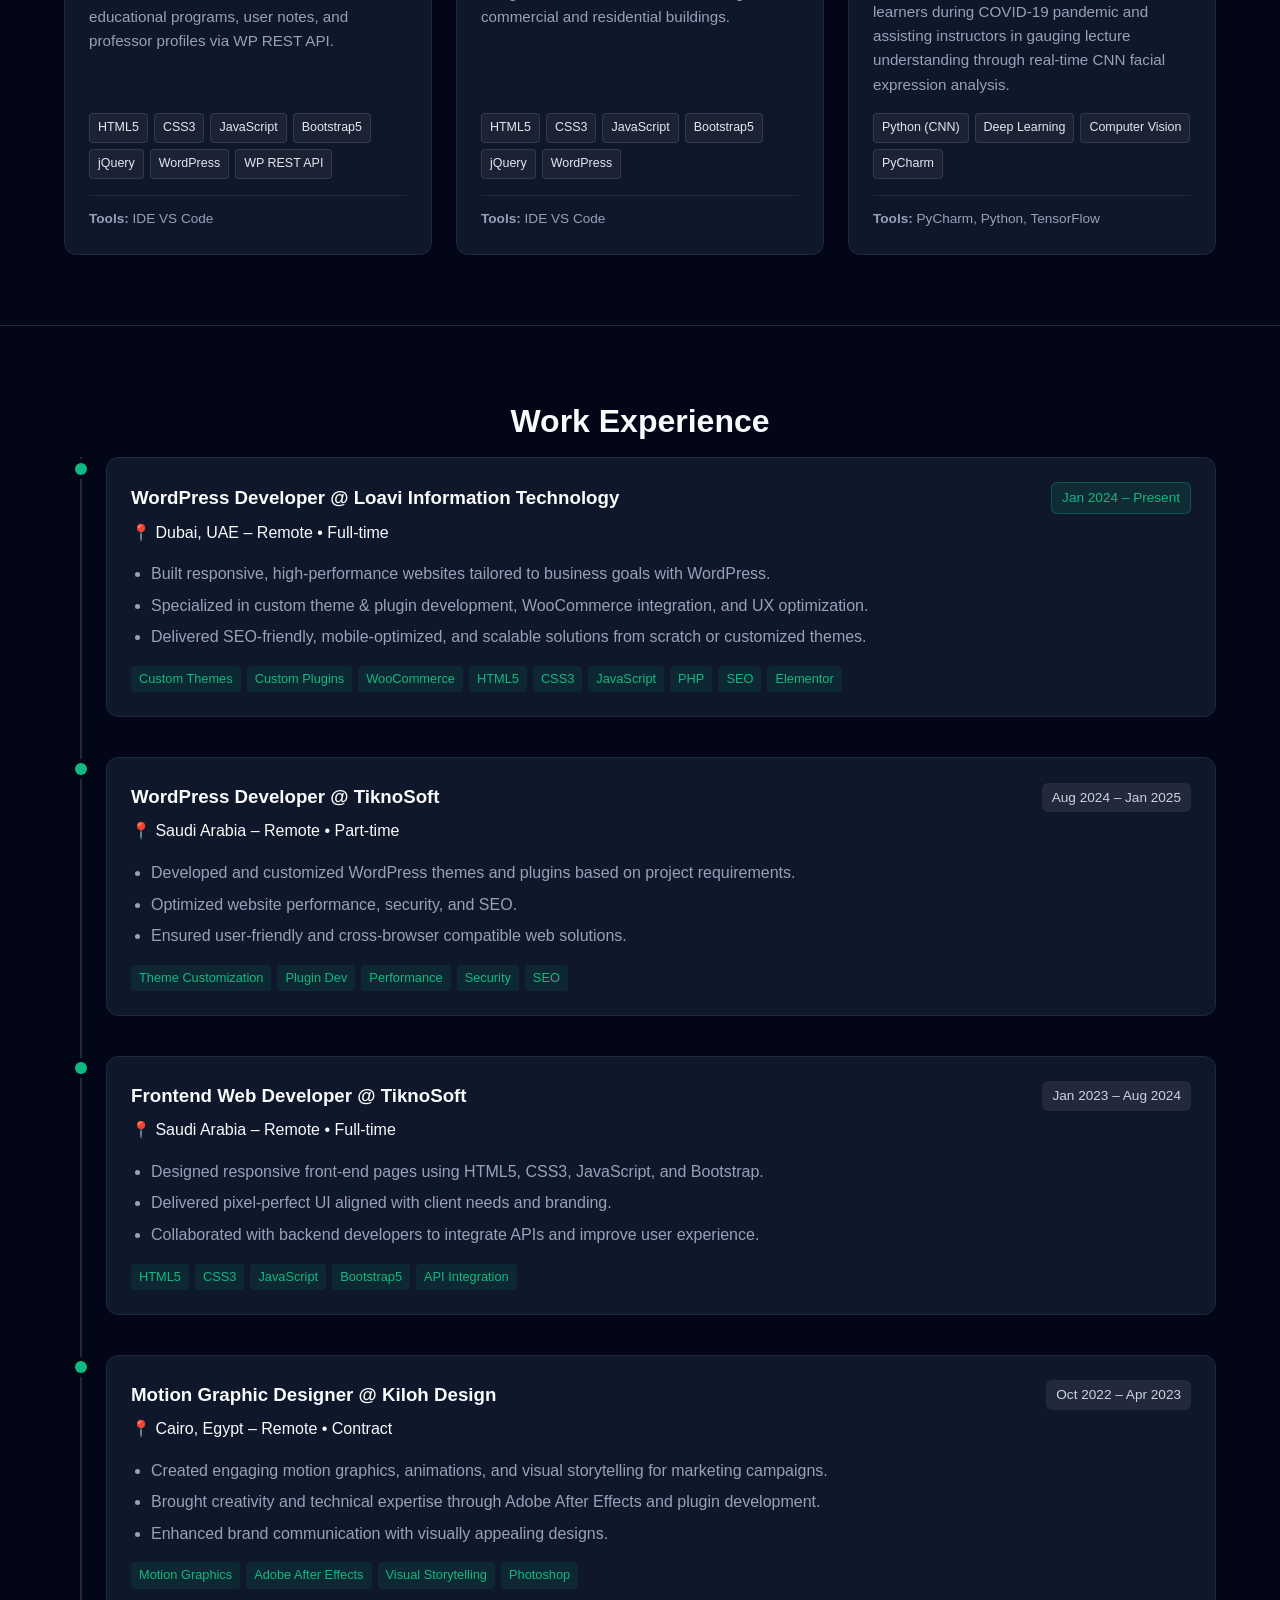
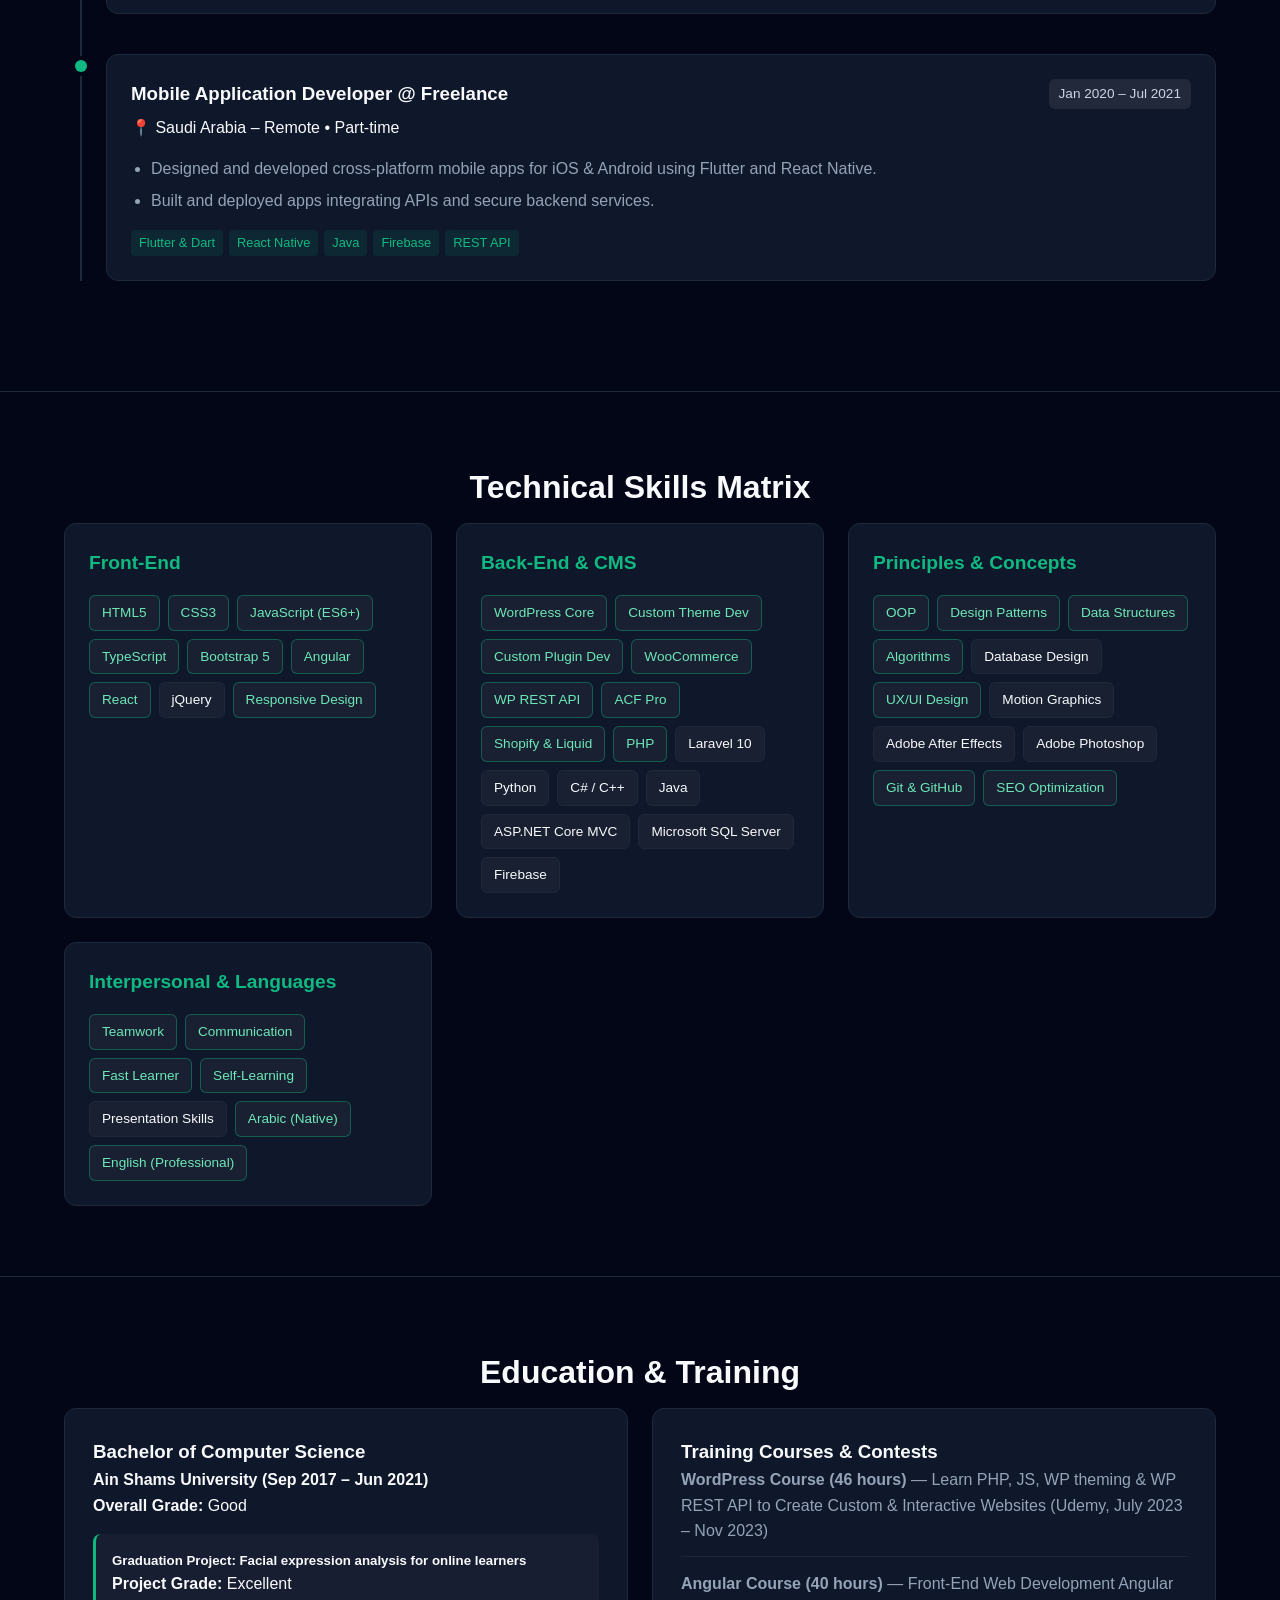
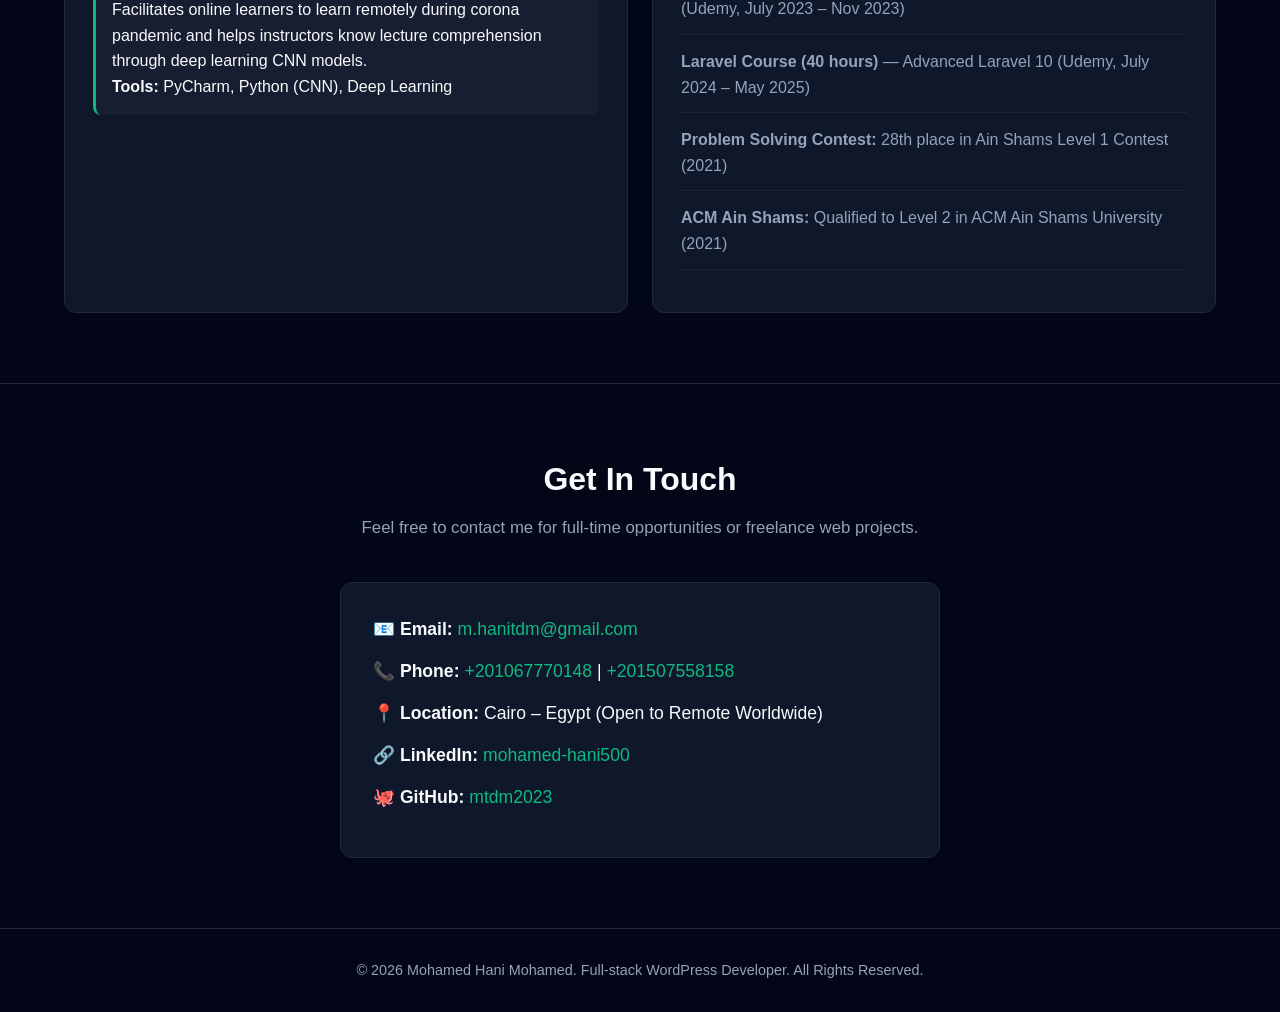
<file: public/standalone.html>
<!DOCTYPE html>
<html lang="en">
<head>
  <meta charset="UTF-8">
  <meta name="viewport" content="width=device-width, initial-scale=1.0">
  <title>Mohamed Hani Mohamed | Full-stack WordPress Developer & Web Engineer</title>
  <meta name="description" content="Portfolio of Mohamed Hani Mohamed - Full-stack WordPress Developer and Web Engineer showcasing projects, experience, education, and technical skills.">
  <style>
/* Mohamed Hani Mohamed - Portfolio Stylesheet */
:root {
  --bg-dark: #020617;
  --card-bg: #0f172a;
  --card-border: #1e293b;
  --text-primary: #f8fafc;
  --text-secondary: #94a3b8;
  --accent: #10b981;
  --accent-hover: #059669;
  --accent-light: rgba(16, 185, 129, 0.12);
  --font-family: -apple-system, BlinkMacSystemFont, 'Segoe UI', Roboto, Helvetica, Arial, sans-serif;
}
* { box-sizing: border-box; margin: 0; padding: 0; }
html { scroll-behavior: smooth; }
body { font-family: var(--font-family); background-color: var(--bg-dark); color: var(--text-primary); line-height: 1.6; }
.container { max-width: 1200px; margin: 0 auto; padding: 0 24px; }
a { color: var(--accent); text-decoration: none; transition: color 0.2s; }
a:hover { text-decoration: underline; }
.header { position: sticky; top: 0; background: rgba(2, 6, 23, 0.9); backdrop-filter: blur(10px); border-bottom: 1px solid var(--card-border); z-index: 100; padding: 16px 0; }
.nav-container { max-width: 1200px; margin: 0 auto; padding: 0 24px; display: flex; justify-content: space-between; align-items: center; }
.logo { font-size: 1.25rem; font-weight: 700; color: var(--text-primary); }
.nav-links { display: flex; list-style: none; gap: 20px; align-items: center; }
.nav-links a { color: var(--text-secondary); font-size: 0.95rem; }
.nav-links a:hover { color: var(--text-primary); text-decoration: none; }
.btn-primary-sm { background: var(--accent); color: #020617 !important; font-weight: 600; padding: 6px 14px; border-radius: 6px; }
.hero-section { padding: 80px 0 60px; text-align: center; background: radial-gradient(circle at 50% 20%, rgba(16, 185, 129, 0.08) 0%, transparent 60%); }
.badge-status { display: inline-block; background: var(--accent-light); color: var(--accent); padding: 6px 16px; border-radius: 9999px; font-size: 0.85rem; font-weight: 600; margin-bottom: 20px; border: 1px solid rgba(16, 185, 129, 0.3); }
.hero-name { font-size: 3rem; font-weight: 800; letter-spacing: -1px; margin-bottom: 12px; }
.hero-title { font-size: 1.35rem; color: var(--accent); font-weight: 500; margin-bottom: 16px; }
.hero-location { color: var(--text-secondary); font-size: 1rem; margin-bottom: 30px; }
.hero-actions { display: flex; gap: 12px; justify-content: center; flex-wrap: wrap; }
.btn-primary, .btn-secondary, .btn-outline { padding: 10px 22px; border-radius: 8px; font-weight: 600; font-size: 0.95rem; display: inline-block; cursor: pointer; transition: all 0.2s; }
.btn-primary { background: var(--accent); color: #020617; }
.btn-primary:hover { background: var(--accent-hover); text-decoration: none; }
.btn-secondary { background: #1e293b; color: var(--text-primary); }
.btn-secondary:hover { background: #334155; text-decoration: none; }
.btn-outline { border: 1px solid var(--card-border); color: var(--text-primary); }
.btn-outline:hover { background: rgba(255, 255, 255, 0.05); text-decoration: none; }
section { padding: 70px 0; border-bottom: 1px solid var(--card-border); }
.section-title { font-size: 2rem; font-weight: 700; margin-bottom: 10px; text-align: center; }
.section-subtitle { text-align: center; color: var(--text-secondary); margin-bottom: 40px; font-size: 1.05rem; }
.objective-box { background: var(--card-bg); border: 1px solid var(--card-border); padding: 32px; border-radius: 12px; font-size: 1.1rem; line-height: 1.8; color: #cbd5e1; }
.filter-controls { display: flex; justify-content: space-between; align-items: center; flex-wrap: wrap; gap: 16px; margin-bottom: 32px; }
.filter-buttons { display: flex; flex-wrap: wrap; gap: 8px; }
.filter-btn { background: var(--card-bg); border: 1px solid var(--card-border); color: var(--text-secondary); padding: 8px 16px; border-radius: 6px; cursor: pointer; font-size: 0.9rem; transition: all 0.2s; }
.filter-btn.active, .filter-btn:hover { background: var(--accent); color: #020617; border-color: var(--accent); font-weight: 600; }
.search-input { background: var(--card-bg); border: 1px solid var(--card-border); color: var(--text-primary); padding: 10px 16px; border-radius: 8px; font-size: 0.95rem; width: 280px; }
.projects-grid { display: grid; grid-template-columns: repeat(auto-fill, minmax(340px, 1fr)); gap: 24px; }
.project-card { background: var(--card-bg); border: 1px solid var(--card-border); border-radius: 12px; padding: 24px; display: flex; flex-direction: column; transition: transform 0.2s, border-color 0.2s; }
.project-card:hover { transform: translateY(-4px); border-color: rgba(16, 185, 129, 0.4); }
.project-header { display: flex; justify-content: space-between; align-items: center; margin-bottom: 12px; }
.badge { font-size: 0.75rem; font-weight: 600; padding: 4px 10px; border-radius: 4px; background: rgba(16, 185, 129, 0.15); color: var(--accent); }
.role-tag { font-size: 0.75rem; color: var(--text-secondary); }
.project-title { font-size: 1.35rem; font-weight: 700; margin-bottom: 4px; }
.project-sub { font-size: 0.95rem; color: #38bdf8; font-weight: 500; margin-bottom: 12px; }
.project-desc { font-size: 0.95rem; color: var(--text-secondary); margin-bottom: 16px; flex-grow: 1; }
.tags-container { display: flex; flex-wrap: wrap; gap: 6px; margin-bottom: 16px; }
.tech-tag { background: rgba(255, 255, 255, 0.05); border: 1px solid rgba(255, 255, 255, 0.1); padding: 4px 8px; border-radius: 4px; font-size: 0.78rem; color: #e2e8f0; }
.project-footer { padding-top: 12px; border-top: 1px solid var(--card-border); font-size: 0.85rem; color: var(--text-secondary); }
.timeline { position: relative; border-left: 2px solid var(--card-border); margin-left: 16px; padding-left: 24px; }
.timeline-item { position: relative; margin-bottom: 40px; }
.timeline-marker { position: absolute; left: -31px; top: 6px; width: 12px; height: 12px; border-radius: 50%; background: var(--accent); box-shadow: 0 0 0 4px var(--bg-dark); }
.timeline-content { background: var(--card-bg); border: 1px solid var(--card-border); padding: 24px; border-radius: 12px; }
.exp-header { display: flex; justify-content: space-between; align-items: center; flex-wrap: wrap; gap: 8px; margin-bottom: 6px; }
.period-badge { font-size: 0.85rem; background: rgba(255, 255, 255, 0.08); padding: 4px 10px; border-radius: 6px; color: #cbd5e1; }
.period-badge.current { background: var(--accent-light); color: var(--accent); border: 1px solid rgba(16, 185, 129, 0.3); }
.bullet-list { padding-left: 20px; margin: 16px 0; color: var(--text-secondary); }
.bullet-list li { margin-bottom: 6px; }
.skill-tags { display: flex; flex-wrap: wrap; gap: 6px; }
.skill-pill { background: rgba(16, 185, 129, 0.1); color: var(--accent); padding: 3px 8px; border-radius: 4px; font-size: 0.8rem; }
.skills-grid { display: grid; grid-template-columns: repeat(auto-fit, minmax(280px, 1fr)); gap: 24px; }
.skill-category-card { background: var(--card-bg); border: 1px solid var(--card-border); padding: 24px; border-radius: 12px; }
.skill-category-card h3 { margin-bottom: 16px; font-size: 1.2rem; color: var(--accent); }
.skill-pills-list { display: flex; flex-wrap: wrap; gap: 8px; }
.skill-item { background: rgba(255, 255, 255, 0.04); border: 1px solid var(--card-border); padding: 6px 12px; border-radius: 6px; font-size: 0.85rem; }
.skill-item.highlight { border-color: rgba(16, 185, 129, 0.4); color: #6ee7b7; }
.edu-grid { display: grid; grid-template-columns: repeat(auto-fit, minmax(320px, 1fr)); gap: 24px; }
.edu-card, .cert-card { background: var(--card-bg); border: 1px solid var(--card-border); padding: 28px; border-radius: 12px; }
.grad-project { margin-top: 16px; background: rgba(255, 255, 255, 0.03); padding: 16px; border-radius: 8px; border-left: 3px solid var(--accent); }
.cert-list { list-style: none; }
.cert-list li { margin-bottom: 14px; padding-bottom: 12px; border-bottom: 1px solid rgba(255, 255, 255, 0.06); color: var(--text-secondary); }
.contact-card { background: var(--card-bg); border: 1px solid var(--card-border); padding: 32px; border-radius: 12px; max-width: 600px; margin: 0 auto; font-size: 1.1rem; }
.contact-card p { margin-bottom: 14px; }
.footer { text-align: center; padding: 30px 0; color: var(--text-secondary); font-size: 0.9rem; }
@media (max-width: 768px) { .hero-name { font-size: 2.2rem; } .nav-links { display: none; } .filter-controls { flex-direction: column; align-items: stretch; } .search-input { width: 100%; } }
  </style>
</head>
<body>

  <!-- Header & Navigation -->
  <header class="header">
    <nav class="nav-container">
      <a href="#hero" class="logo">Mohamed Hani</a>
      <ul class="nav-links">
        <li><a href="#about">About</a></li>
        <li><a href="#projects">Projects (15)</a></li>
        <li><a href="#experience">Experience</a></li>
        <li><a href="#skills">Skills</a></li>
        <li><a href="#education">Education</a></li>
        <li><a href="#contact" class="btn-primary-sm">Contact</a></li>
      </ul>
    </nav>
  </header>

  <!-- Hero Section -->
  <section id="hero" class="hero-section">
    <div class="container hero-content">
      <div class="badge-status">🟢 Available for Full-Time & Freelance Contracts</div>
      <h1 class="hero-name">Mohamed Hani Mohamed</h1>
      <h2 class="hero-title">Full-stack WordPress Developer & Front-End Engineer</h2>
      <p class="hero-location">📍 Cairo – Egypt • ✉️ <a href="mailto:m.hanitdm@gmail.com">m.hanitdm@gmail.com</a> • 📞 +201067770148 / +201507558158</p>
      <div class="hero-actions">
        <a href="#projects" class="btn-primary">View All Projects (15)</a>
        <a href="#contact" class="btn-secondary">Hire Me</a>
        <a href="https://github.com/mtdm2023" target="_blank" class="btn-outline">GitHub</a>
        <a href="http://www.linkedin.com/in/mohamed-hani500" target="_blank" class="btn-outline">LinkedIn</a>
      </div>
    </div>
  </section>

  <!-- Career Objective -->
  <section id="about" class="about-section">
    <div class="container">
      <h2 class="section-title">Career Objective</h2>
      <div class="objective-box">
        <p>I am a passionate and motivated WordPress Developer with a strong desire to continuously learn and grow in the field of web development. My goal is to apply my knowledge and skills in building responsive, user-friendly, and high-performance websites using WordPress, WooCommerce, and custom theme/plugin development. I am eager to work on real projects within a professional team environment where I can contribute my expertise in front-end technologies (HTML, CSS, JavaScript, Bootstrap) and expand my capabilities in back-end WordPress development, API integration, and database management. With a long-term vision of becoming a Full-Stack Web Developer, I am committed to enhancing my skills in both front-end frameworks (such as Angular) and backend solutions, while delivering innovative, scalable, and client-focused web applications.</p>
      </div>
    </div>
  </section>

  <!-- Projects Showcase -->
  <section id="projects" class="projects-section">
    <div class="container">
      <h2 class="section-title">Featured Projects (15)</h2>
      <p class="section-subtitle">Real-world commercial e-commerce, custom WordPress themes, plugins, and platforms.</p>
      
      <div class="filter-controls">
        <div class="filter-buttons">
          <button class="filter-btn active" data-filter="all">All Projects (15)</button>
          <button class="filter-btn" data-filter="wordpress">WordPress & WooCommerce (9)</button>
          <button class="filter-btn" data-filter="shopify">Shopify E-Commerce (2)</button>
          <button class="filter-btn" data-filter="frontend">Frontend & Apps (3)</button>
          <button class="filter-btn" data-filter="ai">AI & Deep Learning (1)</button>
        </div>
        <input type="text" id="projectSearch" class="search-input" placeholder="Search project by name or tech...">
      </div>

      <div class="projects-grid" id="projectsGrid">
        <div class="project-card" data-category="wordpress" data-title="shonize">
          <div class="project-header"><span class="badge">WordPress & WooCommerce</span><span class="role-tag">Lead WP Developer</span></div>
          <h3 class="project-title">Shonize</h3>
          <h4 class="project-sub">WooCommerce Haircare & Beauty Store</h4>
          <p class="project-desc">Responsive online store using WordPress and WooCommerce to present and sell premium wigs and haircare bundles with seamless user journey and secure checkout.</p>
          <div class="tags-container">
            <span class="tech-tag">HTML5</span><span class="tech-tag">CSS3</span><span class="tech-tag">JavaScript</span><span class="tech-tag">Bootstrap5</span><span class="tech-tag">jQuery</span><span class="tech-tag">WordPress</span><span class="tech-tag">WooCommerce</span><span class="tech-tag">WP REST API</span>
          </div>
          <div class="project-footer"><strong>Tools:</strong> VS Code, WordPress Admin, WooCommerce Dashboard</div>
        </div>

        <div class="project-card" data-category="shopify" data-title="hermoso">
          <div class="project-header"><span class="badge">Shopify E-Commerce</span><span class="role-tag">Shopify Developer</span></div>
          <h3 class="project-title">Hermoso</h3>
          <h4 class="project-sub">Shopify 2.0 Wellness & Skincare Store</h4>
          <p class="project-desc">Responsive e-commerce front-end using Shopify (Online Store 2.0, Liquid templates, Theme Customizer) connecting with backend Shopify framework.</p>
          <div class="tags-container">
            <span class="tech-tag">HTML5</span><span class="tech-tag">CSS3</span><span class="tech-tag">JavaScript</span><span class="tech-tag">Liquid</span><span class="tech-tag">Bootstrap5</span><span class="tech-tag">Shopify Apps</span><span class="tech-tag">GraphQL API</span>
          </div>
          <div class="project-footer"><strong>Tools:</strong> Shopify Admin, VS Code, Figma</div>
        </div>

        <div class="project-card" data-category="wordpress" data-title="qobon">
          <div class="project-header"><span class="badge">WordPress & ACF</span><span class="role-tag">Full-Stack WP Dev</span></div>
          <h3 class="project-title">Qobon</h3>
          <h4 class="project-sub">Coupon & Cashback Web Platform</h4>
          <p class="project-desc">Custom coupon and cashback platform from scratch using WordPress and Advanced Custom Fields (ACF) to manage discount codes from major stores (Amazon, Noon, AliExpress, iHerb, Trendyol, Namshi).</p>
          <div class="tags-container">
            <span class="tech-tag">WordPress</span><span class="tech-tag">ACF</span><span class="tech-tag">HTML5</span><span class="tech-tag">CSS3</span><span class="tech-tag">JavaScript</span><span class="tech-tag">Git</span>
          </div>
          <div class="project-footer"><strong>Tools:</strong> WordPress Admin, VS Code, Figma, Git</div>
        </div>

        <div class="project-card" data-category="wordpress" data-title="rami-hindi">
          <div class="project-header"><span class="badge">WordPress Custom Theme</span><span class="role-tag">Theme Developer</span></div>
          <h3 class="project-title">Rami-Hindi</h3>
          <h4 class="project-sub">Personal Branding & Founder Portal</h4>
          <p class="project-desc">Professional personal website built entirely from scratch using WordPress framework to present founder profile, achievements, and communication channels.</p>
          <div class="tags-container">
            <span class="tech-tag">HTML5</span><span class="tech-tag">CSS3</span><span class="tech-tag">JavaScript</span><span class="tech-tag">Bootstrap5</span><span class="tech-tag">jQuery</span><span class="tech-tag">WordPress</span><span class="tech-tag">REST API</span>
          </div>
          <div class="project-footer"><strong>Tools:</strong> VS Code, WordPress Admin</div>
        </div>

        <div class="project-card" data-category="wordpress" data-title="beshor">
          <div class="project-header"><span class="badge">WordPress Corporate</span><span class="role-tag">Divi & WP Specialist</span></div>
          <h3 class="project-title">Beshor</h3>
          <h4 class="project-sub">Pharma, Food Supplements & Devices</h4>
          <p class="project-desc">Responsive front-end pages using Divi Builder bound to WordPress backend for pharmaceutical and medical device businesses.</p>
          <div class="tags-container">
            <span class="tech-tag">HTML5</span><span class="tech-tag">CSS3</span><span class="tech-tag">JavaScript</span><span class="tech-tag">Bootstrap5</span><span class="tech-tag">jQuery</span><span class="tech-tag">WordPress</span><span class="tech-tag">Divi Builder</span>
          </div>
          <div class="project-footer"><strong>Tools:</strong> IDE VS Code</div>
        </div>

        <div class="project-card" data-category="shopify" data-title="dwaelan">
          <div class="project-header"><span class="badge">Shopify E-Commerce</span><span class="role-tag">Shopify Theme Dev</span></div>
          <h3 class="project-title">Dwaelan</h3>
          <h4 class="project-sub">Dubai Luxury Fragrances & Perfumery</h4>
          <p class="project-desc">E-commerce project in Dubai crafting luxury perfumes using natural ingredients: Oriental Perfumes (amber, musk, oud), modern fragrances, and essential oils.</p>
          <div class="tags-container">
            <span class="tech-tag">Shopify</span><span class="tech-tag">Liquid Code</span><span class="tech-tag">HTML5</span><span class="tech-tag">CSS3</span><span class="tech-tag">JavaScript</span>
          </div>
          <div class="project-footer"><strong>Tools:</strong> Shopify Admin, Liquid Code</div>
        </div>

        <div class="project-card" data-category="wordpress" data-title="loavi">
          <div class="project-header"><span class="badge">WordPress & Elementor</span><span class="role-tag">Agency WP Dev</span></div>
          <h3 class="project-title">Loavi</h3>
          <h4 class="project-sub">Digital Marketing Agency Website</h4>
          <p class="project-desc">Digital marketing agency website showcasing strategy, design, web content, and social media marketing capabilities developed with WordPress and Elementor.</p>
          <div class="tags-container">
            <span class="tech-tag">WordPress</span><span class="tech-tag">Elementor Builder</span><span class="tech-tag">CSS3</span><span class="tech-tag">JavaScript</span>
          </div>
          <div class="project-footer"><strong>Tools:</strong> WordPress, Elementor Page Builder</div>
        </div>

        <div class="project-card" data-category="wordpress" data-title="derosa">
          <div class="project-header"><span class="badge">WordPress E-Commerce</span><span class="role-tag">Freelance WP Dev</span></div>
          <h3 class="project-title">derosa</h3>
          <h4 class="project-sub">Boutique Floral & Flower Arrangements</h4>
          <p class="project-desc">Responsive front-end pages bound to WordPress for selling flowers and artisanal bouquet selections.</p>
          <div class="tags-container">
            <span class="tech-tag">HTML5</span><span class="tech-tag">CSS3</span><span class="tech-tag">JavaScript</span><span class="tech-tag">Bootstrap5</span><span class="tech-tag">jQuery</span><span class="tech-tag">WordPress</span><span class="tech-tag">PHP</span>
          </div>
          <div class="project-footer"><strong>Tools:</strong> IDE VS Code</div>
        </div>

        <div class="project-card" data-category="wordpress" data-title="falat">
          <div class="project-header"><span class="badge">WordPress E-Commerce</span><span class="role-tag">Freelance WP Dev</span></div>
          <h3 class="project-title">Falat</h3>
          <h4 class="project-sub">Premium Flower Gifts Boutique</h4>
          <p class="project-desc">Responsive front-end pages bound to WordPress for selling fresh celebratory flowers and luxury hampers.</p>
          <div class="tags-container">
            <span class="tech-tag">HTML5</span><span class="tech-tag">CSS3</span><span class="tech-tag">JavaScript</span><span class="tech-tag">Bootstrap5</span><span class="tech-tag">jQuery</span><span class="tech-tag">WordPress</span><span class="tech-tag">PHP</span>
          </div>
          <div class="project-footer"><strong>Tools:</strong> IDE VS Code</div>
        </div>

        <div class="project-card" data-category="wordpress" data-title="buildify">
          <div class="project-header"><span class="badge">WordPress Corporate</span><span class="role-tag">Freelance WP Dev</span></div>
          <h3 class="project-title">Buildify</h3>
          <h4 class="project-sub">Website Building & Construction Portal</h4>
          <p class="project-desc">Responsive front-end pages bound to backend using WordPress framework for digital construction and building websites.</p>
          <div class="tags-container">
            <span class="tech-tag">HTML5</span><span class="tech-tag">CSS3</span><span class="tech-tag">JavaScript</span><span class="tech-tag">Bootstrap5</span><span class="tech-tag">jQuery</span><span class="tech-tag">WordPress</span>
          </div>
          <div class="project-footer"><strong>Tools:</strong> IDE VS Code</div>
        </div>

        <div class="project-card" data-category="wordpress" data-title="media appearance">
          <div class="project-header"><span class="badge">WordPress Media</span><span class="role-tag">Freelance WP Dev</span></div>
          <h3 class="project-title">Media Appearance</h3>
          <h4 class="project-sub">Press Releases & Media Showcase</h4>
          <p class="project-desc">Responsive front-end pages bound to backend using WordPress framework for public relations and media coverage.</p>
          <div class="tags-container">
            <span class="tech-tag">HTML5</span><span class="tech-tag">CSS3</span><span class="tech-tag">JavaScript</span><span class="tech-tag">Bootstrap5</span><span class="tech-tag">jQuery</span><span class="tech-tag">WordPress</span>
          </div>
          <div class="project-footer"><strong>Tools:</strong> IDE VS Code</div>
        </div>

        <div class="project-card" data-category="frontend" data-title="estock">
          <div class="project-header"><span class="badge">Frontend Web App</span><span class="role-tag">Frontend Developer</span></div>
          <h3 class="project-title">Estock</h3>
          <h4 class="project-sub">Stock & Equipment Rental Platform</h4>
          <p class="project-desc">Responsive front-end pages for renting stocks and managing inventory with dynamic availability calculations.</p>
          <div class="tags-container">
            <span class="tech-tag">HTML5</span><span class="tech-tag">CSS3</span><span class="tech-tag">JavaScript</span><span class="tech-tag">Bootstrap5</span><span class="tech-tag">jQuery</span>
          </div>
          <div class="project-footer"><strong>Tools:</strong> IDE VS Code</div>
        </div>

        <div class="project-card" data-category="wordpress" data-title="fictional university">
          <div class="project-header"><span class="badge">WordPress REST API</span><span class="role-tag">Full-Stack WP Dev</span></div>
          <h3 class="project-title">Fictional University</h3>
          <h4 class="project-sub">Academic Portal & Event Management</h4>
          <p class="project-desc">Responsive front-end pages bound to WordPress backend to facilitate events for educational programs, user notes, and professor profiles via WP REST API.</p>
          <div class="tags-container">
            <span class="tech-tag">HTML5</span><span class="tech-tag">CSS3</span><span class="tech-tag">JavaScript</span><span class="tech-tag">Bootstrap5</span><span class="tech-tag">jQuery</span><span class="tech-tag">WordPress</span><span class="tech-tag">WP REST API</span>
          </div>
          <div class="project-footer"><strong>Tools:</strong> IDE VS Code</div>
        </div>

        <div class="project-card" data-category="wordpress" data-title="adeem">
          <div class="project-header"><span class="badge">WordPress Real Estate</span><span class="role-tag">Freelance WP Dev</span></div>
          <h3 class="project-title">Adeem</h3>
          <h4 class="project-sub">Commercial Building & Real Estate Rentals</h4>
          <p class="project-desc">Responsive front-end pages bound to backend using WordPress framework for renting commercial and residential buildings.</p>
          <div class="tags-container">
            <span class="tech-tag">HTML5</span><span class="tech-tag">CSS3</span><span class="tech-tag">JavaScript</span><span class="tech-tag">Bootstrap5</span><span class="tech-tag">jQuery</span><span class="tech-tag">WordPress</span>
          </div>
          <div class="project-footer"><strong>Tools:</strong> IDE VS Code</div>
        </div>

        <div class="project-card" data-category="ai" data-title="facial expression analysis">
          <div class="project-header"><span class="badge">AI & Deep Learning (Grade: Excellent)</span><span class="role-tag">Graduation Project</span></div>
          <h3 class="project-title">Facial Expression Analysis</h3>
          <h4 class="project-sub">Computer Vision for Remote Online Learners</h4>
          <p class="project-desc">Deep learning model facilitating remote online learners during COVID-19 pandemic and assisting instructors in gauging lecture understanding through real-time CNN facial expression analysis.</p>
          <div class="tags-container">
            <span class="tech-tag">Python (CNN)</span><span class="tech-tag">Deep Learning</span><span class="tech-tag">Computer Vision</span><span class="tech-tag">PyCharm</span>
          </div>
          <div class="project-footer"><strong>Tools:</strong> PyCharm, Python, TensorFlow</div>
        </div>
      </div>
    </div>
  </section>

  <!-- Experience Section -->
  <section id="experience" class="experience-section">
    <div class="container">
      <h2 class="section-title">Work Experience</h2>
      <div class="timeline">
        
        <div class="timeline-item">
          <div class="timeline-marker"></div>
          <div class="timeline-content">
            <div class="exp-header">
              <h3>WordPress Developer <span class="company">@ Loavi Information Technology</span></h3>
              <span class="period-badge current">Jan 2024 – Present</span>
            </div>
            <p class="location-tag">📍 Dubai, UAE – Remote • Full-time</p>
            <ul class="bullet-list">
              <li>Built responsive, high-performance websites tailored to business goals with WordPress.</li>
              <li>Specialized in custom theme & plugin development, WooCommerce integration, and UX optimization.</li>
              <li>Delivered SEO-friendly, mobile-optimized, and scalable solutions from scratch or customized themes.</li>
            </ul>
            <div class="skill-tags">
              <span class="skill-pill">Custom Themes</span><span class="skill-pill">Custom Plugins</span><span class="skill-pill">WooCommerce</span><span class="skill-pill">HTML5</span><span class="skill-pill">CSS3</span><span class="skill-pill">JavaScript</span><span class="skill-pill">PHP</span><span class="skill-pill">SEO</span><span class="skill-pill">Elementor</span>
            </div>
          </div>
        </div>

        <div class="timeline-item">
          <div class="timeline-marker"></div>
          <div class="timeline-content">
            <div class="exp-header">
              <h3>WordPress Developer <span class="company">@ TiknoSoft</span></h3>
              <span class="period-badge">Aug 2024 – Jan 2025</span>
            </div>
            <p class="location-tag">📍 Saudi Arabia – Remote • Part-time</p>
            <ul class="bullet-list">
              <li>Developed and customized WordPress themes and plugins based on project requirements.</li>
              <li>Optimized website performance, security, and SEO.</li>
              <li>Ensured user-friendly and cross-browser compatible web solutions.</li>
            </ul>
            <div class="skill-tags">
              <span class="skill-pill">Theme Customization</span><span class="skill-pill">Plugin Dev</span><span class="skill-pill">Performance</span><span class="skill-pill">Security</span><span class="skill-pill">SEO</span>
            </div>
          </div>
        </div>

        <div class="timeline-item">
          <div class="timeline-marker"></div>
          <div class="timeline-content">
            <div class="exp-header">
              <h3>Frontend Web Developer <span class="company">@ TiknoSoft</span></h3>
              <span class="period-badge">Jan 2023 – Aug 2024</span>
            </div>
            <p class="location-tag">📍 Saudi Arabia – Remote • Full-time</p>
            <ul class="bullet-list">
              <li>Designed responsive front-end pages using HTML5, CSS3, JavaScript, and Bootstrap.</li>
              <li>Delivered pixel-perfect UI aligned with client needs and branding.</li>
              <li>Collaborated with backend developers to integrate APIs and improve user experience.</li>
            </ul>
            <div class="skill-tags">
              <span class="skill-pill">HTML5</span><span class="skill-pill">CSS3</span><span class="skill-pill">JavaScript</span><span class="skill-pill">Bootstrap5</span><span class="skill-pill">API Integration</span>
            </div>
          </div>
        </div>

        <div class="timeline-item">
          <div class="timeline-marker"></div>
          <div class="timeline-content">
            <div class="exp-header">
              <h3>Motion Graphic Designer <span class="company">@ Kiloh Design</span></h3>
              <span class="period-badge">Oct 2022 – Apr 2023</span>
            </div>
            <p class="location-tag">📍 Cairo, Egypt – Remote • Contract</p>
            <ul class="bullet-list">
              <li>Created engaging motion graphics, animations, and visual storytelling for marketing campaigns.</li>
              <li>Brought creativity and technical expertise through Adobe After Effects and plugin development.</li>
              <li>Enhanced brand communication with visually appealing designs.</li>
            </ul>
            <div class="skill-tags">
              <span class="skill-pill">Motion Graphics</span><span class="skill-pill">Adobe After Effects</span><span class="skill-pill">Visual Storytelling</span><span class="skill-pill">Photoshop</span>
            </div>
          </div>
        </div>

        <div class="timeline-item">
          <div class="timeline-marker"></div>
          <div class="timeline-content">
            <div class="exp-header">
              <h3>Mobile Application Developer <span class="company">@ Freelance</span></h3>
              <span class="period-badge">Jan 2020 – Jul 2021</span>
            </div>
            <p class="location-tag">📍 Saudi Arabia – Remote • Part-time</p>
            <ul class="bullet-list">
              <li>Designed and developed cross-platform mobile apps for iOS & Android using Flutter and React Native.</li>
              <li>Built and deployed apps integrating APIs and secure backend services.</li>
            </ul>
            <div class="skill-tags">
              <span class="skill-pill">Flutter & Dart</span><span class="skill-pill">React Native</span><span class="skill-pill">Java</span><span class="skill-pill">Firebase</span><span class="skill-pill">REST API</span>
            </div>
          </div>
        </div>

      </div>
    </div>
  </section>

  <!-- Skills Matrix -->
  <section id="skills" class="skills-section">
    <div class="container">
      <h2 class="section-title">Technical Skills Matrix</h2>
      <div class="skills-grid">
        <div class="skill-category-card">
          <h3>Front-End</h3>
          <div class="skill-pills-list">
            <span class="skill-item highlight">HTML5</span>
            <span class="skill-item highlight">CSS3</span>
            <span class="skill-item highlight">JavaScript (ES6+)</span>
            <span class="skill-item highlight">TypeScript</span>
            <span class="skill-item highlight">Bootstrap 5</span>
            <span class="skill-item highlight">Angular</span>
            <span class="skill-item highlight">React</span>
            <span class="skill-item">jQuery</span>
            <span class="skill-item highlight">Responsive Design</span>
          </div>
        </div>

        <div class="skill-category-card">
          <h3>Back-End & CMS</h3>
          <div class="skill-pills-list">
            <span class="skill-item highlight">WordPress Core</span>
            <span class="skill-item highlight">Custom Theme Dev</span>
            <span class="skill-item highlight">Custom Plugin Dev</span>
            <span class="skill-item highlight">WooCommerce</span>
            <span class="skill-item highlight">WP REST API</span>
            <span class="skill-item highlight">ACF Pro</span>
            <span class="skill-item highlight">Shopify & Liquid</span>
            <span class="skill-item highlight">PHP</span>
            <span class="skill-item">Laravel 10</span>
            <span class="skill-item">Python</span>
            <span class="skill-item">C# / C++</span>
            <span class="skill-item">Java</span>
            <span class="skill-item">ASP.NET Core MVC</span>
            <span class="skill-item">Microsoft SQL Server</span>
            <span class="skill-item">Firebase</span>
          </div>
        </div>

        <div class="skill-category-card">
          <h3>Principles & Concepts</h3>
          <div class="skill-pills-list">
            <span class="skill-item highlight">OOP</span>
            <span class="skill-item highlight">Design Patterns</span>
            <span class="skill-item highlight">Data Structures</span>
            <span class="skill-item highlight">Algorithms</span>
            <span class="skill-item">Database Design</span>
            <span class="skill-item highlight">UX/UI Design</span>
            <span class="skill-item">Motion Graphics</span>
            <span class="skill-item">Adobe After Effects</span>
            <span class="skill-item">Adobe Photoshop</span>
            <span class="skill-item highlight">Git & GitHub</span>
            <span class="skill-item highlight">SEO Optimization</span>
          </div>
        </div>

        <div class="skill-category-card">
          <h3>Interpersonal & Languages</h3>
          <div class="skill-pills-list">
            <span class="skill-item highlight">Teamwork</span>
            <span class="skill-item highlight">Communication</span>
            <span class="skill-item highlight">Fast Learner</span>
            <span class="skill-item highlight">Self-Learning</span>
            <span class="skill-item">Presentation Skills</span>
            <span class="skill-item highlight">Arabic (Native)</span>
            <span class="skill-item highlight">English (Professional)</span>
          </div>
        </div>
      </div>
    </div>
  </section>

  <!-- Education & Certifications -->
  <section id="education" class="education-section">
    <div class="container">
      <h2 class="section-title">Education & Training</h2>
      <div class="edu-grid">
        <div class="edu-card">
          <h3>Bachelor of Computer Science</h3>
          <h4>Ain Shams University (Sep 2017 – Jun 2021)</h4>
          <p><strong>Overall Grade:</strong> Good</p>
          <div class="grad-project">
            <h5>Graduation Project: Facial expression analysis for online learners</h5>
            <p><strong>Project Grade:</strong> Excellent</p>
            <p>Facilitates online learners to learn remotely during corona pandemic and helps instructors know lecture comprehension through deep learning CNN models.</p>
            <p><strong>Tools:</strong> PyCharm, Python (CNN), Deep Learning</p>
          </div>
        </div>

        <div class="cert-card">
          <h3>Training Courses & Contests</h3>
          <ul class="cert-list">
            <li><strong>WordPress Course (46 hours)</strong> — Learn PHP, JS, WP theming & WP REST API to Create Custom & Interactive Websites (Udemy, July 2023 – Nov 2023)</li>
            <li><strong>Angular Course (40 hours)</strong> — Front-End Web Development Angular (Udemy, July 2023 – Nov 2023)</li>
            <li><strong>Laravel Course (40 hours)</strong> — Advanced Laravel 10 (Udemy, July 2024 – May 2025)</li>
            <li><strong>Problem Solving Contest:</strong> 28th place in Ain Shams Level 1 Contest (2021)</li>
            <li><strong>ACM Ain Shams:</strong> Qualified to Level 2 in ACM Ain Shams University (2021)</li>
          </ul>
        </div>
      </div>
    </div>
  </section>

  <!-- Contact Section -->
  <section id="contact" class="contact-section">
    <div class="container">
      <h2 class="section-title">Get In Touch</h2>
      <p class="section-subtitle">Feel free to contact me for full-time opportunities or freelance web projects.</p>
      <div class="contact-card">
        <p>📧 <strong>Email:</strong> <a href="mailto:m.hanitdm@gmail.com">m.hanitdm@gmail.com</a></p>
        <p>📞 <strong>Phone:</strong> <a href="tel:+201067770148">+201067770148</a> | <a href="tel:+201507558158">+201507558158</a></p>
        <p>📍 <strong>Location:</strong> Cairo – Egypt (Open to Remote Worldwide)</p>
        <p>🔗 <strong>LinkedIn:</strong> <a href="http://www.linkedin.com/in/mohamed-hani500" target="_blank">mohamed-hani500</a></p>
        <p>🐙 <strong>GitHub:</strong> <a href="https://github.com/mtdm2023" target="_blank">mtdm2023</a></p>
      </div>
    </div>
  </section>

  <!-- Footer -->
  <footer class="footer">
    <div class="container">
      <p>© 2026 Mohamed Hani Mohamed. Full-stack WordPress Developer. All Rights Reserved.</p>
    </div>
  </footer>

  <script>
document.addEventListener('DOMContentLoaded', () => {
  const filterBtns = document.querySelectorAll('.filter-btn');
  const projectCards = document.querySelectorAll('.project-card');
  const searchInput = document.getElementById('projectSearch');

  function filterProjects() {
    const activeBtn = document.querySelector('.filter-btn.active');
    const category = activeBtn ? activeBtn.getAttribute('data-filter') : 'all';
    const query = searchInput ? searchInput.value.toLowerCase().trim() : '';

    projectCards.forEach((card) => {
      const cardCategory = card.getAttribute('data-category');
      const textContent = card.innerText.toLowerCase();

      const matchesCategory = category === 'all' || cardCategory === category;
      const matchesQuery = query === '' || textContent.includes(query);

      if (matchesCategory && matchesQuery) {
        card.style.display = 'flex';
      } else {
        card.style.display = 'none';
      }
    });
  }

  filterBtns.forEach((btn) => {
    btn.addEventListener('click', () => {
      filterBtns.forEach((b) => b.classList.remove('active'));
      btn.classList.add('active');
      filterProjects();
    });
  });

  if (searchInput) {
    searchInput.addEventListener('input', filterProjects);
  }

  document.querySelectorAll('a[href^="#"]').forEach((anchor) => {
    anchor.addEventListener('click', function (e) {
      const targetId = this.getAttribute('href');
      if (targetId && targetId !== '#') {
        const targetElement = document.querySelector(targetId);
        if (targetElement) {
          e.preventDefault();
          targetElement.scrollIntoView({ behavior: 'smooth' });
        }
      }
    });
  });
});
  </script>
</body>
</html>
</file>
<file: public/style.css>
/* Mohamed Hani Mohamed - Portfolio Stylesheet */
:root {
  --bg-dark: #020617;
  --card-bg: #0f172a;
  --card-border: #1e293b;
  --text-primary: #f8fafc;
  --text-secondary: #94a3b8;
  --accent: #10b981;
  --accent-hover: #059669;
  --accent-light: rgba(16, 185, 129, 0.12);
  --font-family: -apple-system, BlinkMacSystemFont, 'Segoe UI', Roboto, Helvetica, Arial, sans-serif;
}

* {
  box-sizing: border-box;
  margin: 0;
  padding: 0;
}

html {
  scroll-behavior: smooth;
}

body {
  font-family: var(--font-family);
  background-color: var(--bg-dark);
  color: var(--text-primary);
  line-height: 1.6;
}

.container {
  max-width: 1200px;
  margin: 0 auto;
  padding: 0 24px;
}

a {
  color: var(--accent);
  text-decoration: none;
  transition: color 0.2s;
}

a:hover {
  text-decoration: underline;
}

/* Header & Nav */
.header {
  position: sticky;
  top: 0;
  background: rgba(2, 6, 23, 0.9);
  backdrop-filter: blur(10px);
  border-bottom: 1px solid var(--card-border);
  z-index: 100;
  padding: 16px 0;
}

.nav-container {
  max-width: 1200px;
  margin: 0 auto;
  padding: 0 24px;
  display: flex;
  justify-content: space-between;
  align-items: center;
}

.logo {
  font-size: 1.25rem;
  font-weight: 700;
  color: var(--text-primary);
  letter-spacing: -0.5px;
}

.nav-links {
  display: flex;
  list-style: none;
  gap: 20px;
  align-items: center;
}

.nav-links a {
  color: var(--text-secondary);
  font-size: 0.95rem;
}

.nav-links a:hover {
  color: var(--text-primary);
  text-decoration: none;
}

.btn-primary-sm {
  background: var(--accent);
  color: #020617 !important;
  font-weight: 600;
  padding: 6px 14px;
  border-radius: 6px;
}

/* Hero Section */
.hero-section {
  padding: 80px 0 60px;
  text-align: center;
  background: radial-gradient(circle at 50% 20%, rgba(16, 185, 129, 0.08) 0%, transparent 60%);
}

.badge-status {
  display: inline-block;
  background: var(--accent-light);
  color: var(--accent);
  padding: 6px 16px;
  border-radius: 9999px;
  font-size: 0.85rem;
  font-weight: 600;
  margin-bottom: 20px;
  border: 1px solid rgba(16, 185, 129, 0.3);
}

.hero-name {
  font-size: 3rem;
  font-weight: 800;
  letter-spacing: -1px;
  margin-bottom: 12px;
}

.hero-title {
  font-size: 1.35rem;
  color: var(--accent);
  font-weight: 500;
  margin-bottom: 16px;
}

.hero-location {
  color: var(--text-secondary);
  font-size: 1rem;
  margin-bottom: 30px;
}

.hero-actions {
  display: flex;
  gap: 12px;
  justify-content: center;
  flex-wrap: wrap;
}

.btn-primary, .btn-secondary, .btn-outline {
  padding: 10px 22px;
  border-radius: 8px;
  font-weight: 600;
  font-size: 0.95rem;
  display: inline-block;
  cursor: pointer;
  transition: all 0.2s;
}

.btn-primary {
  background: var(--accent);
  color: #020617;
}
.btn-primary:hover {
  background: var(--accent-hover);
  text-decoration: none;
}

.btn-secondary {
  background: #1e293b;
  color: var(--text-primary);
}
.btn-secondary:hover {
  background: #334155;
  text-decoration: none;
}

.btn-outline {
  border: 1px solid var(--card-border);
  color: var(--text-primary);
}
.btn-outline:hover {
  background: rgba(255, 255, 255, 0.05);
  text-decoration: none;
}

/* Sections */
section {
  padding: 70px 0;
  border-bottom: 1px solid var(--card-border);
}

.section-title {
  font-size: 2rem;
  font-weight: 700;
  margin-bottom: 10px;
  text-align: center;
}

.section-subtitle {
  text-align: center;
  color: var(--text-secondary);
  margin-bottom: 40px;
  font-size: 1.05rem;
}

/* Objective Box */
.objective-box {
  background: var(--card-bg);
  border: 1px solid var(--card-border);
  padding: 32px;
  border-radius: 12px;
  font-size: 1.1rem;
  line-height: 1.8;
  color: #cbd5e1;
}

/* Filter Controls */
.filter-controls {
  display: flex;
  justify-content: space-between;
  align-items: center;
  flex-wrap: wrap;
  gap: 16px;
  margin-bottom: 32px;
}

.filter-buttons {
  display: flex;
  flex-wrap: wrap;
  gap: 8px;
}

.filter-btn {
  background: var(--card-bg);
  border: 1px solid var(--card-border);
  color: var(--text-secondary);
  padding: 8px 16px;
  border-radius: 6px;
  cursor: pointer;
  font-size: 0.9rem;
  transition: all 0.2s;
}

.filter-btn.active, .filter-btn:hover {
  background: var(--accent);
  color: #020617;
  border-color: var(--accent);
  font-weight: 600;
}

.search-input {
  background: var(--card-bg);
  border: 1px solid var(--card-border);
  color: var(--text-primary);
  padding: 10px 16px;
  border-radius: 8px;
  font-size: 0.95rem;
  width: 280px;
}

/* Projects Grid */
.projects-grid {
  display: grid;
  grid-template-columns: repeat(auto-fill, minmax(340px, 1fr));
  gap: 24px;
}

.project-card {
  background: var(--card-bg);
  border: 1px solid var(--card-border);
  border-radius: 12px;
  padding: 24px;
  display: flex;
  flex-direction: column;
  transition: transform 0.2s, border-color 0.2s;
}

.project-card:hover {
  transform: translateY(-4px);
  border-color: rgba(16, 185, 129, 0.4);
}

.project-header {
  display: flex;
  justify-content: space-between;
  align-items: center;
  margin-bottom: 12px;
}

.badge {
  font-size: 0.75rem;
  font-weight: 600;
  padding: 4px 10px;
  border-radius: 4px;
  background: rgba(16, 185, 129, 0.15);
  color: var(--accent);
}

.role-tag {
  font-size: 0.75rem;
  color: var(--text-secondary);
}

.project-title {
  font-size: 1.35rem;
  font-weight: 700;
  margin-bottom: 4px;
}

.project-sub {
  font-size: 0.95rem;
  color: #38bdf8;
  font-weight: 500;
  margin-bottom: 12px;
}

.project-desc {
  font-size: 0.95rem;
  color: var(--text-secondary);
  margin-bottom: 16px;
  flex-grow: 1;
}

.tags-container {
  display: flex;
  flex-wrap: wrap;
  gap: 6px;
  margin-bottom: 16px;
}

.tech-tag {
  background: rgba(255, 255, 255, 0.05);
  border: 1px solid rgba(255, 255, 255, 0.1);
  padding: 4px 8px;
  border-radius: 4px;
  font-size: 0.78rem;
  color: #e2e8f0;
}

.project-footer {
  padding-top: 12px;
  border-top: 1px solid var(--card-border);
  font-size: 0.85rem;
  color: var(--text-secondary);
}

/* Timeline */
.timeline {
  position: relative;
  border-left: 2px solid var(--card-border);
  margin-left: 16px;
  padding-left: 24px;
}

.timeline-item {
  position: relative;
  margin-bottom: 40px;
}

.timeline-marker {
  position: absolute;
  left: -31px;
  top: 6px;
  width: 12px;
  height: 12px;
  border-radius: 50%;
  background: var(--accent);
  box-shadow: 0 0 0 4px var(--bg-dark);
}

.timeline-content {
  background: var(--card-bg);
  border: 1px solid var(--card-border);
  padding: 24px;
  border-radius: 12px;
}

.exp-header {
  display: flex;
  justify-content: space-between;
  align-items: center;
  flex-wrap: wrap;
  gap: 8px;
  margin-bottom: 6px;
}

.period-badge {
  font-size: 0.85rem;
  background: rgba(255, 255, 255, 0.08);
  padding: 4px 10px;
  border-radius: 6px;
  color: #cbd5e1;
}

.period-badge.current {
  background: var(--accent-light);
  color: var(--accent);
  border: 1px solid rgba(16, 185, 129, 0.3);
}

.bullet-list {
  padding-left: 20px;
  margin: 16px 0;
  color: var(--text-secondary);
}

.bullet-list li {
  margin-bottom: 6px;
}

.skill-tags {
  display: flex;
  flex-wrap: wrap;
  gap: 6px;
}

.skill-pill {
  background: rgba(16, 185, 129, 0.1);
  color: var(--accent);
  padding: 3px 8px;
  border-radius: 4px;
  font-size: 0.8rem;
}

/* Skills Grid */
.skills-grid {
  display: grid;
  grid-template-columns: repeat(auto-fit, minmax(280px, 1fr));
  gap: 24px;
}

.skill-category-card {
  background: var(--card-bg);
  border: 1px solid var(--card-border);
  padding: 24px;
  border-radius: 12px;
}

.skill-category-card h3 {
  margin-bottom: 16px;
  font-size: 1.2rem;
  color: var(--accent);
}

.skill-pills-list {
  display: flex;
  flex-wrap: wrap;
  gap: 8px;
}

.skill-item {
  background: rgba(255, 255, 255, 0.04);
  border: 1px solid var(--card-border);
  padding: 6px 12px;
  border-radius: 6px;
  font-size: 0.85rem;
}

.skill-item.highlight {
  border-color: rgba(16, 185, 129, 0.4);
  color: #6ee7b7;
}

/* Education */
.edu-grid {
  display: grid;
  grid-template-columns: repeat(auto-fit, minmax(320px, 1fr));
  gap: 24px;
}

.edu-card, .cert-card {
  background: var(--card-bg);
  border: 1px solid var(--card-border);
  padding: 28px;
  border-radius: 12px;
}

.grad-project {
  margin-top: 16px;
  background: rgba(255, 255, 255, 0.03);
  padding: 16px;
  border-radius: 8px;
  border-left: 3px solid var(--accent);
}

.cert-list {
  list-style: none;
}

.cert-list li {
  margin-bottom: 14px;
  padding-bottom: 12px;
  border-bottom: 1px solid rgba(255, 255, 255, 0.06);
  color: var(--text-secondary);
}

/* Contact */
.contact-card {
  background: var(--card-bg);
  border: 1px solid var(--card-border);
  padding: 32px;
  border-radius: 12px;
  max-width: 600px;
  margin: 0 auto;
  font-size: 1.1rem;
}

.contact-card p {
  margin-bottom: 14px;
}

/* Footer */
.footer {
  text-align: center;
  padding: 30px 0;
  color: var(--text-secondary);
  font-size: 0.9rem;
}

/* Responsive */
@media (max-width: 768px) {
  .hero-name {
    font-size: 2.2rem;
  }
  .nav-links {
    display: none;
  }
  .filter-controls {
    flex-direction: column;
    align-items: stretch;
  }
  .search-input {
    width: 100%;
  }
}
</file>
